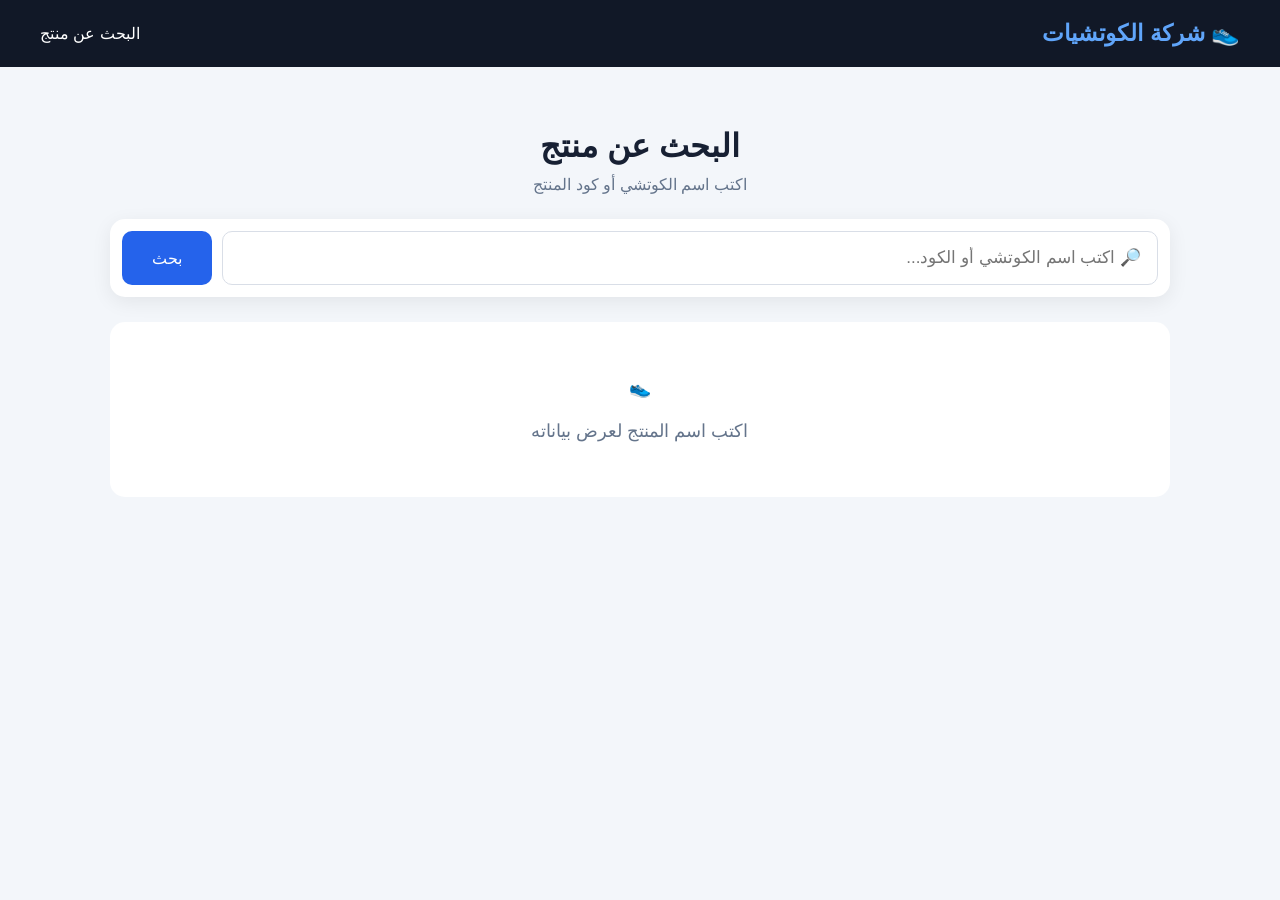
<file: index.html>
<!DOCTYPE html>
<html lang="ar" dir="rtl">

<head>
    <meta charset="UTF-8">
    <meta name="viewport" content="width=device-width, initial-scale=1.0">

    <title>البحث عن منتج - شركة الكوتشيات</title>

    <style>

        * {
            box-sizing: border-box;
            margin: 0;
            padding: 0;
            font-family: Arial, Tahoma, sans-serif;
        }

        body {
            background: #f3f6fa;
            color: #172033;
        }

        header {
            background: #111827;
            color: white;
            padding: 20px 40px;

            display: flex;
            justify-content: space-between;
            align-items: center;
        }

        .logo {
            font-size: 23px;
            font-weight: bold;
        }

        .logo span {
            color: #60a5fa;
        }

        .container {
            max-width: 1100px;
            margin: 40px auto;
            padding: 20px;
        }

        .title {
            text-align: center;
            margin-bottom: 25px;
        }

        .title h1 {
            font-size: 32px;
            margin-bottom: 10px;
        }

        .title p {
            color: #64748b;
        }

        .search-box {
            background: white;
            padding: 12px;
            border-radius: 15px;

            display: flex;
            gap: 10px;

            box-shadow:
                0 5px 20px rgba(0,0,0,0.07);

            margin-bottom: 25px;
        }

        .search-box input {
            flex: 1;

            padding: 16px;

            border:
                1px solid #d9dee7;

            border-radius: 10px;

            font-size: 17px;

            outline: none;
        }

        .search-box input:focus {
            border-color: #2563eb;
        }

        .search-box button {
            background: #2563eb;
            color: white;

            border: none;

            padding: 0 30px;

            border-radius: 10px;

            font-size: 16px;

            cursor: pointer;
        }

        .search-box button:hover {
            background: #1d4ed8;
        }

        .message {
            background: white;

            padding: 55px 20px;

            text-align: center;

            border-radius: 15px;

            color: #64748b;

            font-size: 18px;
        }

        .product {
            display: none;

            background: white;

            border-radius: 20px;

            padding: 25px;

            grid-template-columns:
                320px 1fr;

            gap: 30px;

            box-shadow:
                0 8px 30px
                rgba(0,0,0,0.08);
        }

        .product-image {
            height: 320px;

            background: #eef2f7;

            border-radius: 15px;

            display: flex;

            align-items: center;

            justify-content: center;

            overflow: hidden;
        }

        .product-image img {
            width: 100%;
            height: 100%;

            object-fit: contain;

            display: none;
        }

        .shoe-icon {
            font-size: 100px;
        }

        .product-info h2 {
            font-size: 28px;
            margin-bottom: 18px;
        }

        .info {
            margin: 13px 0;
            font-size: 17px;
        }

        .info span {
            font-weight: bold;
        }

        .price {
            color: #2563eb;

            font-size: 30px;

            font-weight: bold;

            margin: 20px 0;
        }

        .sizes {
            display: flex;
            gap: 8px;

            flex-wrap: wrap;

            margin-top: 10px;
        }

        .size {
            background: #eef2ff;

            color: #1d4ed8;

            padding: 8px 13px;

            border-radius: 8px;
        }

        .status {
            display: inline-block;

            padding: 10px 18px;

            border-radius: 25px;

            font-weight: bold;

            margin-top: 15px;
        }

        .available {
            background: #dcfce7;
            color: #166534;
        }

        .low {
            background: #fef3c7;
            color: #92400e;
        }

        .finished {
            background: #fee2e2;
            color: #991b1b;
        }

        @media(max-width:750px) {

            header {
                padding: 18px;
            }

            .search-box {
                flex-direction: column;
            }

            .search-box button {
                padding: 15px;
            }

            .product {
                grid-template-columns: 1fr;
            }

            .product-image {
                height: 280px;
            }
        }

    </style>

</head>


<body>


<header>

    <div class="logo">

        👟
        <span>شركة الكوتشيات</span>

    </div>

    <div>
        البحث عن منتج
    </div>

</header>



<div class="container">


    <div class="title">

        <h1>
            البحث عن منتج
        </h1>

        <p>
            اكتب اسم الكوتشي أو كود المنتج
        </p>

    </div>



    <!-- البحث -->

    <div class="search-box">

        <input
            type="text"
            id="searchInput"
            placeholder="🔎 اكتب اسم الكوتشي أو الكود..."
            autocomplete="off"
        >

        <button onclick="searchProduct()">

            بحث

        </button>

    </div>



    <!-- رسالة البداية -->

    <div
        class="message"
        id="message">

        👟

        <br><br>

        اكتب اسم المنتج لعرض بياناته

    </div>



    <!-- بيانات المنتج -->

    <div
        class="product"
        id="product">


        <!-- صورة المنتج -->

        <div class="product-image">

            <img
                id="productImage"
                alt="صورة المنتج">

            <div
                class="shoe-icon"
                id="shoeIcon">

                👟

            </div>

        </div>



        <!-- المعلومات -->

        <div class="product-info">


            <h2 id="productName">
                -
            </h2>


            <div class="info">

                الكود:

                <span id="productCode">
                    -
                </span>

            </div>


            <div class="info">

                الماركة:

                <span id="productBrand">
                    -
                </span>

            </div>


            <div class="info">

                النوع:

                <span id="productType">
                    -
                </span>

            </div>


            <div class="info">

                اللون:

                <span id="productColor">
                    -
                </span>

            </div>


            <div class="price">

                <span id="productPrice">
                    0
                </span>

                جنيه

            </div>


            <div class="info">

                المقاسات المتاحة:

                <div
                    class="sizes"
                    id="sizes">

                </div>

            </div>


            <div
                class="status"
                id="productStatus">

                -

            </div>


            <div class="info">

                الكمية:

                <span id="productQuantity">
                    0
                </span>

                قطعة

            </div>


        </div>

    </div>


</div>



<script>


/*
====================================
قراءة المنتجات من التخزين
====================================
*/

function getProducts() {

    return JSON.parse(
        localStorage.getItem("products")
    ) || [];

}



/*
====================================
البحث عن المنتج
====================================
*/

function searchProduct() {


    const input =
        document
        .getElementById("searchInput")
        .value
        .trim()
        .toLowerCase();


    if (input === "") {

        showMessage(
            "🔎<br><br>اكتب اسم المنتج أو الكود أولاً"
        );

        return;

    }


    const products =
        getProducts();


    /*
        البحث بالاسم
        أو الكود
        أو الماركة
    */

    const product =
        products.find(
            function(item) {

                return (

                    String(item.name || "")
                    .toLowerCase()
                    .includes(input)

                    ||

                    String(item.code || "")
                    .toLowerCase()
                    .includes(input)

                    ||

                    String(item.brand || "")
                    .toLowerCase()
                    .includes(input)

                );

            }
        );


    if (!product) {

        showMessage(
            "❌<br><br>المنتج غير موجود في المخزون"
        );

        return;

    }


    showProduct(product);

}



/*
====================================
عرض المنتج
====================================
*/

function showProduct(product) {


    document
        .getElementById("message")
        .style.display = "none";


    document
        .getElementById("product")
        .style.display = "grid";


    /*
        الاسم
    */

    document
        .getElementById("productName")
        .textContent =
        product.name || "-";


    /*
        الكود
    */

    document
        .getElementById("productCode")
        .textContent =
        product.code || "-";


    /*
        الماركة
    */

    document
        .getElementById("productBrand")
        .textContent =
        product.brand || "-";


    /*
        النوع
    */

    document
        .getElementById("productType")
        .textContent =
        product.type || "-";


    /*
        اللون
    */

    document
        .getElementById("productColor")
        .textContent =
        product.color || "-";


    /*
        السعر
    */

    document
        .getElementById("productPrice")
        .textContent =
        Number(
            product.price || 0
        ).toLocaleString();


    /*
        الكمية
    */

    document
        .getElementById("productQuantity")
        .textContent =
        product.quantity || 0;



    /*
        المقاسات
    */

    const sizes =
        document
        .getElementById("sizes");


    sizes.innerHTML = "";


    if (
        product.sizes &&
        product.sizes.length > 0
    ) {


        product.sizes.forEach(
            function(size) {

                const div =
                    document.createElement(
                        "div"
                    );

                div.className =
                    "size";

                div.textContent =
                    size;

                sizes.appendChild(div);

            }
        );


    } else {

        sizes.innerHTML =
            "<span>لا توجد مقاسات مسجلة</span>";

    }



    /*
        حالة المنتج
    */

    const status =
        document
        .getElementById(
            "productStatus"
        );


    const quantity =
        Number(
            product.quantity || 0
        );


    if (quantity === 0) {


        status.className =
            "status finished";


        status.textContent =
            "🔴 المنتج خلصان";


    }

    else if (quantity <= 2) {


        status.className =
            "status low";


        status.textContent =
            "🟡 المنتج قرب يخلص";


    }

    else {


        status.className =
            "status available";


        status.textContent =
            "🟢 المنتج متوفر";

    }



    /*
        صورة المنتج
    */

    const image =
        document
        .getElementById(
            "productImage"
        );


    const icon =
        document
        .getElementById(
            "shoeIcon"
        );


    /*
        حاليًا صفحة الإضافة
        لا تحفظ الصورة،
        لذلك لو مفيش صورة
        يظهر رمز الكوتشي.
    */

    if (product.image) {

        image.src =
            product.image;

        image.style.display =
            "block";

        icon.style.display =
            "none";

    }

    else {

        image.style.display =
            "none";

        icon.style.display =
            "block";

    }

}



/*
====================================
رسالة
====================================
*/

function showMessage(text) {


    document
        .getElementById("product")
        .style.display = "none";


    const message =
        document.getElementById(
            "message"
        );


    message.innerHTML =
        text;


    message.style.display =
        "block";

}



/*
====================================
البحث بالضغط على Enter
====================================
*/

document
    .getElementById("searchInput")
    .addEventListener(
        "keydown",
        function(event) {

            if (
                event.key === "Enter"
            ) {

                searchProduct();

            }

        }
    );



/*
====================================
بحث تلقائي أثناء الكتابة
====================================
*/

document
    .getElementById("searchInput")
    .addEventListener(
        "input",
        function() {


            const value =
                this.value.trim();


            if (value === "") {

                showMessage(
                    "👟<br><br>اكتب اسم المنتج لعرض بياناته"
                );

                return;

            }


            /*
                البحث تلقائي
                بمجرد كتابة اسم المنتج
            */

            searchProduct();

        }
    );

</script>


</body>

</html>
</file>
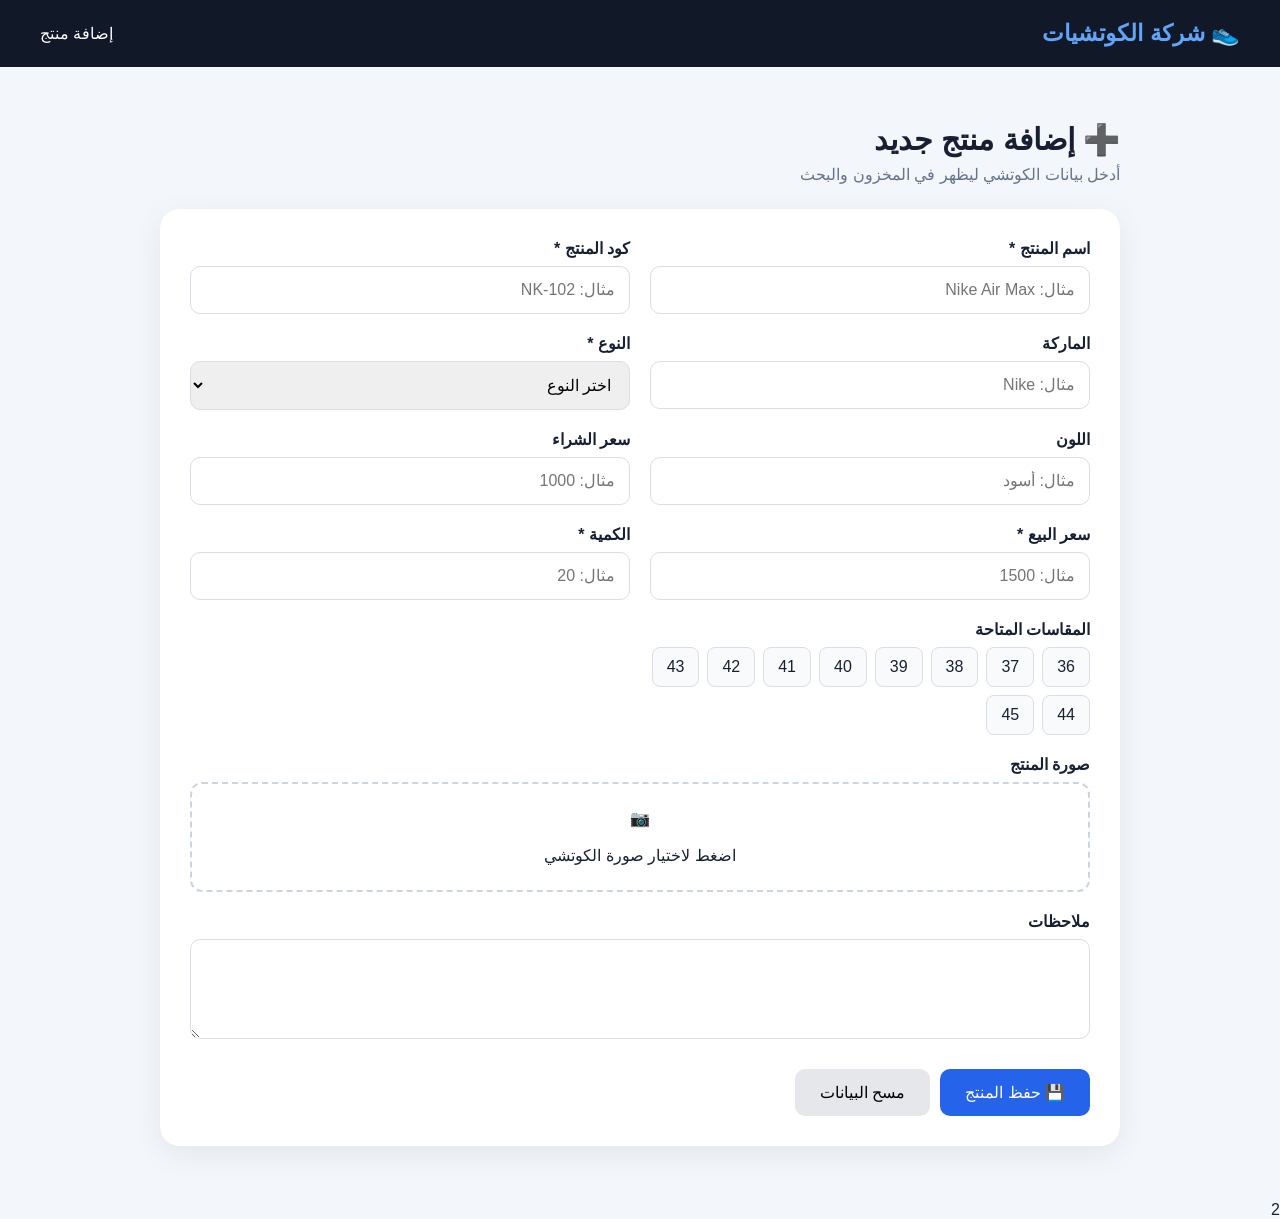
<file: add-product.html.html>
<!DOCTYPE html>
<html lang="ar" dir="rtl">

<head>
    <meta charset="UTF-8">
    <meta name="viewport" content="width=device-width, initial-scale=1.0">

    <title>إضافة منتج - شركة الكوتشيات</title>

    <style>

        * {
            box-sizing: border-box;
            margin: 0;
            padding: 0;
            font-family: Arial, Tahoma, sans-serif;
        }

        body {
            background: #f3f6fa;
            color: #172033;
        }

        header {
            background: #111827;
            color: white;
            padding: 20px 40px;

            display: flex;
            justify-content: space-between;
            align-items: center;
        }

        .logo {
            font-size: 23px;
            font-weight: bold;
        }

        .logo span {
            color: #60a5fa;
        }

        .container {
            max-width: 1000px;
            margin: 35px auto;
            padding: 20px;
        }

        .title {
            margin-bottom: 25px;
        }

        .title h1 {
            font-size: 30px;
            margin-bottom: 8px;
        }

        .title p {
            color: #64748b;
        }

        .card {
            background: white;
            padding: 30px;
            border-radius: 20px;

            box-shadow:
                0 8px 30px rgba(0,0,0,0.07);
        }

        .form-grid {
            display: grid;
            grid-template-columns: repeat(2, 1fr);
            gap: 20px;
        }

        .input-group {
            display: flex;
            flex-direction: column;
            gap: 8px;
        }

        .full {
            grid-column: 1 / -1;
        }

        label {
            font-weight: bold;
        }

        input,
        select,
        textarea {
            width: 100%;
            padding: 14px;

            border: 1px solid #d9dee7;
            border-radius: 10px;

            font-size: 16px;
            outline: none;
        }

        input:focus,
        select:focus,
        textarea:focus {
            border-color: #2563eb;
        }

        textarea {
            resize: vertical;
            min-height: 100px;
        }

        .sizes {
            display: flex;
            gap: 8px;
            flex-wrap: wrap;
        }

        .size {
            padding: 10px 14px;

            border: 1px solid #d9dee7;
            border-radius: 8px;

            cursor: pointer;
            background: #f8fafc;
        }

        .size.active {
            background: #2563eb;
            color: white;
            border-color: #2563eb;
        }

        .image-box {
            border: 2px dashed #cbd5e1;
            padding: 25px;
            border-radius: 12px;
            text-align: center;
            cursor: pointer;
        }

        .image-box:hover {
            background: #f8fafc;
        }

        .image-preview {
            max-width: 250px;
            max-height: 250px;
            margin: 15px auto 0;
            display: none;
            border-radius: 12px;
        }

        .buttons {
            margin-top: 30px;

            display: flex;
            gap: 10px;
        }

        button {
            border: none;
            padding: 14px 25px;
            border-radius: 10px;

            cursor: pointer;
            font-size: 16px;
        }

        .save {
            background: #2563eb;
            color: white;
        }

        .save:hover {
            background: #1d4ed8;
        }

        .reset {
            background: #e5e7eb;
        }

        .success {
            display: none;

            margin-bottom: 20px;
            padding: 15px;

            background: #dcfce7;
            color: #166534;

            border-radius: 10px;
            font-weight: bold;
        }

        .error {
            display: none;

            margin-bottom: 20px;
            padding: 15px;

            background: #fee2e2;
            color: #991b1b;

            border-radius: 10px;
            font-weight: bold;
        }

        @media(max-width:700px) {

            header {
                padding: 18px;
            }

            .form-grid {
                grid-template-columns: 1fr;
            }

            .full {
                grid-column: auto;
            }

            .buttons {
                flex-direction: column;
            }

        }

    </style>

</head>


<body>


<header>

    <div class="logo">

        👟
        <span>شركة الكوتشيات</span>

    </div>

    <div>
        إضافة منتج
    </div>

</header>



<div class="container">


    <div class="title">

        <h1>
            ➕ إضافة منتج جديد
        </h1>

        <p>
            أدخل بيانات الكوتشي ليظهر في المخزون والبحث
        </p>

    </div>


    <div class="card">


        <div
            class="success"
            id="success">

            ✅ تم إضافة المنتج بنجاح

        </div>


        <div
            class="error"
            id="error">

            ⚠️ من فضلك أكمل البيانات المطلوبة

        </div>


        <form id="productForm">


            <div class="form-grid">


                <!-- اسم المنتج -->

                <div class="input-group">

                    <label>
                        اسم المنتج *
                    </label>

                    <input
                        type="text"
                        id="name"
                        placeholder="مثال: Nike Air Max"
                        required
                    >

                </div>


                <!-- الكود -->

                <div class="input-group">

                    <label>
                        كود المنتج *
                    </label>

                    <input
                        type="text"
                        id="code"
                        placeholder="مثال: NK-102"
                        required
                    >

                </div>


                <!-- الماركة -->

                <div class="input-group">

                    <label>
                        الماركة
                    </label>

                    <input
                        type="text"
                        id="brand"
                        placeholder="مثال: Nike"
                    >

                </div>


                <!-- النوع -->

                <div class="input-group">

                    <label>
                        النوع *
                    </label>

                    <select id="type" required>

                        <option value="">
                            اختر النوع
                        </option>

                        <option value="رياضي">
                            رياضي
                        </option>

                        <option value="جري">
                            جري
                        </option>

                        <option value="كاجوال">
                            كاجوال
                        </option>

                        <option value="كرة قدم">
                            كرة قدم
                        </option>

                        <option value="أطفال">
                            أطفال
                        </option>

                        <option value="آخر">
                            آخر
                        </option>

                    </select>

                </div>


                <!-- اللون -->

                <div class="input-group">

                    <label>
                        اللون
                    </label>

                    <input
                        type="text"
                        id="color"
                        placeholder="مثال: أسود"
                    >

                </div>


                <!-- سعر الشراء -->

                <div class="input-group">

                    <label>
                        سعر الشراء
                    </label>

                    <input
                        type="number"
                        id="buyPrice"
                        min="0"
                        placeholder="مثال: 1000"
                    >

                </div>


                <!-- سعر البيع -->

                <div class="input-group">

                    <label>
                        سعر البيع *
                    </label>

                    <input
                        type="number"
                        id="price"
                        min="0"
                        placeholder="مثال: 1500"
                        required
                    >

                </div>


                <!-- الكمية -->

                <div class="input-group">

                    <label>
                        الكمية *
                    </label>

                    <input
                        type="number"
                        id="quantity"
                        min="0"
                        placeholder="مثال: 20"
                        required
                    >

                </div>


                <!-- المقاسات -->

                <div class="input-group">

                    <label>
                        المقاسات المتاحة
                    </label>

                    <div class="sizes">


                        <div class="size"
                             data-size="36">
                            36
                        </div>

                        <div class="size"
                             data-size="37">
                            37
                        </div>

                        <div class="size"
                             data-size="38">
                            38
                        </div>

                        <div class="size"
                             data-size="39">
                            39
                        </div>

                        <div class="size"
                             data-size="40">
                            40
                        </div>

                        <div class="size"
                             data-size="41">
                            41
                        </div>

                        <div class="size"
                             data-size="42">
                            42
                        </div>

                        <div class="size"
                             data-size="43">
                            43
                        </div>

                        <div class="size"
                             data-size="44">
                            44
                        </div>

                        <div class="size"
                             data-size="45">
                            45
                        </div>


                    </div>

                </div>


                <!-- صورة المنتج -->

                <div class="input-group full">

                    <label>
                        صورة المنتج
                    </label>

                    <div
                        class="image-box"
                        onclick="document.getElementById('image').click()">

                        📷
                        <br><br>

                        اضغط لاختيار صورة الكوتشي

                        <input
                            type="file"
                            id="image"
                            accept="image/*"
                            hidden
                        >

                        <img
                            id="preview"
                            class="image-preview"
                        >

                    </div>

                </div>


                <!-- ملاحظات -->

                <div class="input-group full">

                    <label>
                        ملاحظات
                    </label>

                    <textarea
                        id="notes"
                        placeholder="أي ملاحظات عن المنتج...">
                    </textarea>

                </div>


            </div>


            <div class="buttons">

                <button
                    type="submit"
                    class="save">

                    💾 حفظ المنتج

                </button>


                <button
                    type="reset"
                    class="reset">

                    مسح البيانات

                </button>

            </div>


        </form>


    </div>


</div>



<script>


/*
========================================
اختيار المقاسات
========================================
*/

document
    .querySelectorAll(".size")
    .forEach(function(size) {

        size.addEventListener(
            "click",
            function() {

                size.classList.toggle("active");

            }
        );

    });



/*
========================================
صورة المنتج
========================================
*/

let imageData = "";


document
    .getElementById("image")
    .addEventListener(
        "change",
        function(event) {

            const file =
                event.target.files[0];


            if (!file) {
                return;
            }


            const reader =
                new FileReader();


            reader.onload =
                function(e) {

                    imageData =
                        e.target.result;


                    const preview =
                        document
                        .getElementById(
                            "preview"
                        );


                    preview.src =
                        imageData;


                    preview.style.display =
                        "block";

                };


            reader.readAsDataURL(file);

        }
    );



/*
========================================
حفظ المنتج
========================================
*/

document
    .getElementById("productForm")
    .addEventListener(
        "submit",
        function(event) {

            event.preventDefault();


            const name =
                document
                .getElementById("name")
                .value
                .trim();


            const code =
                document
                .getElementById("code")
                .value
                .trim();


            const brand =
                document
                .getElementById("brand")
                .value
                .trim();


            const type =
                document
                .getElementById("type")
                .value;


            const color =
                document
                .getElementById("color")
                .value
                .trim();


            const buyPrice =
                Number(
                    document
                    .getElementById("buyPrice")
                    .value
                ) || 0;


            const price =
                Number(
                    document
                    .getElementById("price")
                    .value
                );


            const quantity =
                Number(
                    document
                    .getElementById("quantity")
                    .value
                );


            const notes =
                document
                .getElementById("notes")
                .value
                .trim();



            /*
                التأكد أن الكود
                غير مستخدم
            */

            let products =
                JSON.parse(
                    localStorage.getItem(
                        "products"
                    )
                ) || [];


            const duplicate =
                products.some(
                    function(product) {

                        return (
                            product.code
                            .toLowerCase()
                            ===
                            code.toLowerCase()
                        );

                    }
                );


            if (duplicate) {

                showError(
                    "⚠️ كود المنتج موجود بالفعل"
                );

                return;

            }



            /*
                المقاسات
            */

            const sizes = [];


            document
                .querySelectorAll(
                    ".size.active"
                )
                .forEach(
                    function(size) {

                        sizes.push(
                            size.dataset.size
                        );

                    }
                );



            /*
                إنشاء المنتج
            */

            const product = {

                id:
                    Date.now(),

                name:
                    name,

                code:
                    code,

                brand:
                    brand,

                type:
                    type,

                color:
                    color,

                buyPrice:
                    buyPrice,

                price:
                    price,

                quantity:
                    quantity,

                sizes:
                    sizes,

                image:
                    imageData,

                notes:
                    notes,

                createdAt:
                    new Date()
                    .toISOString()

            };



            /*
                إضافة المنتج
            */

            products.push(product);



            /*
                حفظ المنتجات
            */

            localStorage.setItem(
                "products",
                JSON.stringify(products)
            );



            /*
                رسالة نجاح
            */

            document
                .getElementById("error")
                .style.display =
                "none";


            document
                .getElementById("success")
                .style.display =
                "block";



            /*
                تفريغ الفورم
            */

            document
                .getElementById("productForm")
                .reset();


            document
                .querySelectorAll(".size")
                .forEach(function(size) {

                    size.classList.remove(
                        "active"
                    );

                });


            document
                .getElementById("preview")
                .style.display =
                "none";


            imageData = "";


            /*
                إخفاء رسالة النجاح
                بعد 3 ثواني
            */

            setTimeout(
                function() {

                    document
                        .getElementById("success")
                        .style.display =
                        "none";

                },
                3000
            );

        }
    );



/*
========================================
رسالة الخطأ
========================================
*/

function showError(message) {

    const error =
        document
        .getElementById("error");


    error.textContent =
        message;


    error.style.display =
        "block";


    document
        .getElementById("success")
        .style.display =
        "none";

}

</script>


</body>

</html>2
</file>
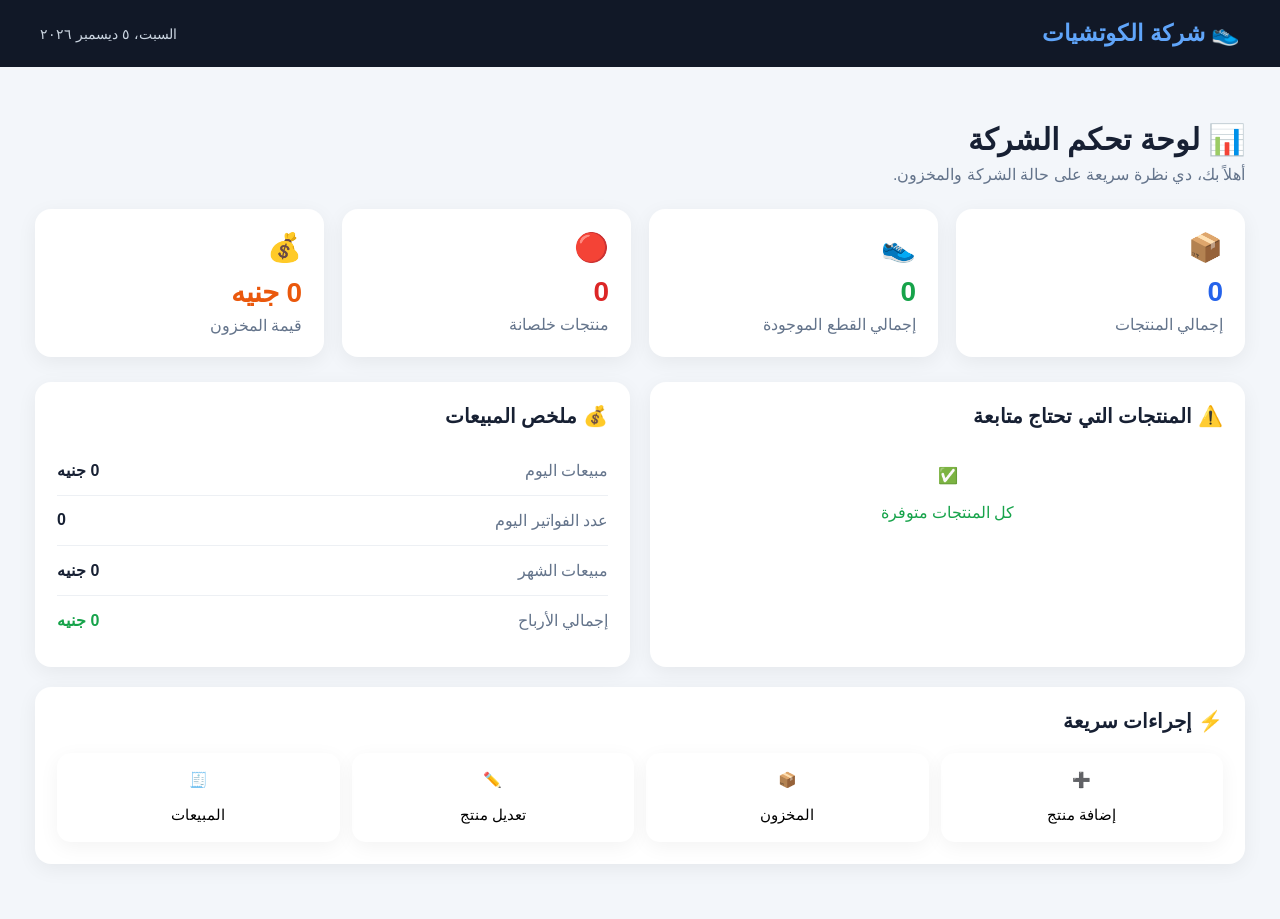
<file: dashboard.html>
<!DOCTYPE html>
<html lang="ar" dir="rtl">

<head>

    <meta charset="UTF-8">

    <meta name="viewport"
          content="width=device-width, initial-scale=1.0">

    <title>
        لوحة تحكم الشركة
    </title>


    <style>

        * {
            box-sizing: border-box;
            margin: 0;
            padding: 0;

            font-family:
                Arial,
                Tahoma,
                sans-serif;
        }


        body {

            background: #f3f6fa;

            color: #172033;

        }


        /* =========================
           الهيدر
        ========================= */

        header {

            background: #111827;

            color: white;

            padding: 20px 40px;

            display: flex;

            justify-content:
                space-between;

            align-items: center;

        }


        .logo {

            font-size: 23px;

            font-weight: bold;

        }


        .logo span {

            color: #60a5fa;

        }


        .date {

            color: #cbd5e1;

            font-size: 14px;

        }


        /* =========================
           الصفحة
        ========================= */

        .container {

            max-width: 1250px;

            margin: 35px auto;

            padding: 20px;

        }


        .title {

            margin-bottom: 25px;

        }


        .title h1 {

            font-size: 30px;

            margin-bottom: 8px;

        }


        .title p {

            color: #64748b;

        }


        /* =========================
           الكروت
        ========================= */

        .stats {

            display: grid;

            grid-template-columns:
                repeat(4, 1fr);

            gap: 18px;

            margin-bottom: 25px;

        }


        .stat {

            background: white;

            border-radius: 16px;

            padding: 22px;

            box-shadow:
                0 5px 20px
                rgba(0,0,0,0.06);

        }


        .stat-icon {

            font-size: 28px;

            margin-bottom: 12px;

        }


        .stat-number {

            font-size: 28px;

            font-weight: bold;

            margin-bottom: 7px;

        }


        .stat-title {

            color: #64748b;

        }


        .blue {

            color: #2563eb;

        }


        .green {

            color: #16a34a;

        }


        .red {

            color: #dc2626;

        }


        .orange {

            color: #ea580c;

        }


        /* =========================
           الأقسام
        ========================= */

        .grid {

            display: grid;

            grid-template-columns:
                1fr 1fr;

            gap: 20px;

        }


        .panel {

            background: white;

            border-radius: 16px;

            padding: 22px;

            box-shadow:
                0 5px 20px
                rgba(0,0,0,0.06);

        }


        .panel h2 {

            font-size: 20px;

            margin-bottom: 18px;

        }


        /* =========================
           المنتجات النافدة
        ========================= */

        .product-row {

            display: flex;

            justify-content:
                space-between;

            align-items: center;

            padding: 14px 0;

            border-bottom:
                1px solid #edf0f4;

        }


        .product-name {

            font-weight: bold;

        }


        .product-code {

            color: #64748b;

            font-size: 13px;

            margin-top: 4px;

        }


        .quantity {

            padding: 7px 11px;

            border-radius: 20px;

            font-size: 13px;

            font-weight: bold;

        }


        .quantity.zero {

            background: #fee2e2;

            color: #991b1b;

        }


        .quantity.low {

            background: #fef3c7;

            color: #92400e;

        }


        /* =========================
           المبيعات
        ========================= */

        .sales-box {

            display: flex;

            justify-content:
                space-between;

            padding: 15px 0;

            border-bottom:
                1px solid #edf0f4;

        }


        .sales-box:last-child {

            border-bottom: none;

        }


        .sales-label {

            color: #64748b;

        }


        .sales-value {

            font-weight: bold;

        }


        /* =========================
           الإجراءات
        ========================= */

        .actions {

            margin-top: 20px;

            display: grid;

            grid-template-columns:
                repeat(4, 1fr);

            gap: 12px;

        }


        .action {

            background: white;

            border: none;

            padding: 18px;

            border-radius: 14px;

            cursor: pointer;

            box-shadow:
                0 5px 20px
                rgba(0,0,0,0.05);

            font-size: 15px;

        }


        .action:hover {

            background: #eff6ff;

        }


        /* =========================
           موبايل
        ========================= */

        @media(max-width:850px) {

            .stats {

                grid-template-columns:
                    repeat(2, 1fr);

            }


            .grid {

                grid-template-columns: 1fr;

            }


            .actions {

                grid-template-columns:
                    repeat(2, 1fr);

            }

        }


        @media(max-width:550px) {

            header {

                padding: 18px;

            }


            .stats {

                grid-template-columns: 1fr;

            }


            .actions {

                grid-template-columns: 1fr;

            }

        }

    </style>

</head>


<body>


<!-- =========================
     HEADER
========================= -->

<header>


    <div class="logo">

        👟

        <span>
            شركة الكوتشيات
        </span>

    </div>


    <div class="date"
         id="date">

    </div>


</header>



<div class="container">


    <!-- =========================
         العنوان
    ========================= -->

    <div class="title">

        <h1>
            📊 لوحة تحكم الشركة
        </h1>

        <p>
            أهلاً بك، دي نظرة سريعة على حالة الشركة والمخزون.
        </p>

    </div>



    <!-- =========================
         الإحصائيات
    ========================= -->

    <div class="stats">


        <div class="stat">

            <div class="stat-icon">
                📦
            </div>

            <div
                class="stat-number blue"
                id="totalProducts">

                0

            </div>

            <div class="stat-title">

                إجمالي المنتجات

            </div>

        </div>



        <div class="stat">

            <div class="stat-icon">
                👟
            </div>

            <div
                class="stat-number green"
                id="totalQuantity">

                0

            </div>

            <div class="stat-title">

                إجمالي القطع الموجودة

            </div>

        </div>



        <div class="stat">

            <div class="stat-icon">
                🔴
            </div>

            <div
                class="stat-number red"
                id="finishedProducts">

                0

            </div>

            <div class="stat-title">

                منتجات خلصانة

            </div>

        </div>



        <div class="stat">

            <div class="stat-icon">
                💰
            </div>

            <div
                class="stat-number orange"
                id="inventoryValue">

                0

            </div>

            <div class="stat-title">

                قيمة المخزون

            </div>

        </div>


    </div>



    <!-- =========================
         الأقسام
    ========================= -->

    <div class="grid">


        <!-- المنتجات النافدة -->

        <div class="panel">

            <h2>
                ⚠️ المنتجات التي تحتاج متابعة
            </h2>

            <div id="lowProducts">

            </div>

        </div>



        <!-- ملخص المبيعات -->

        <div class="panel">

            <h2>
                💰 ملخص المبيعات
            </h2>


            <div class="sales-box">

                <span class="sales-label">
                    مبيعات اليوم
                </span>

                <span
                    class="sales-value"
                    id="todaySales">

                    0 جنيه

                </span>

            </div>


            <div class="sales-box">

                <span class="sales-label">
                    عدد الفواتير اليوم
                </span>

                <span
                    class="sales-value"
                    id="todayInvoices">

                    0

                </span>

            </div>


            <div class="sales-box">

                <span class="sales-label">
                    مبيعات الشهر
                </span>

                <span
                    class="sales-value"
                    id="monthSales">

                    0 جنيه

                </span>

            </div>


            <div class="sales-box">

                <span class="sales-label">
                    إجمالي الأرباح
                </span>

                <span
                    class="sales-value green"
                    id="profits">

                    0 جنيه

                </span>

            </div>


        </div>


    </div>



    <!-- =========================
         الإجراءات السريعة
    ========================= -->

    <div class="panel"
         style="margin-top:20px;">

        <h2>
            ⚡ إجراءات سريعة
        </h2>


        <div class="actions">


            <button
                class="action"
                onclick="openPage('add-product.html')">

                ➕
                <br><br>

                إضافة منتج

            </button>


            <button
                class="action"
                onclick="openPage('products.html')">

                📦
                <br><br>

                المخزون

            </button>


            <button
                class="action"
                onclick="openPage('edit-product.html')">

                ✏️
                <br><br>

                تعديل منتج

            </button>


            <button
                class="action"
                onclick="alert('صفحة المبيعات سيتم عملها في الخطوة القادمة')">

                🧾
                <br><br>

                المبيعات

            </button>


        </div>

    </div>


</div>



<script>


/* =========================
   التاريخ
========================= */

const today =
    new Date();


document
    .getElementById("date")
    .textContent =
    today.toLocaleDateString(
        "ar-EG",
        {
            weekday: "long",
            year: "numeric",
            month: "long",
            day: "numeric"
        }
    );



/* =========================
   قراءة المنتجات
========================= */

let products =
    JSON.parse(
        localStorage.getItem(
            "products"
        )
    ) || [];



/* =========================
   الإحصائيات
========================= */

function updateDashboard() {


    const totalProducts =
        products.length;


    const totalQuantity =
        products.reduce(
            function(total, product) {

                return total +
                    Number(
                        product.quantity
                    );

            },
            0
        );


    const finished =
        products.filter(
            function(product) {

                return (
                    Number(
                        product.quantity
                    ) === 0
                );

            }
        ).length;


    const inventoryValue =
        products.reduce(
            function(total, product) {

                return total +

                    (
                        Number(
                            product.price
                        )

                        *

                        Number(
                            product.quantity
                        )
                    );

            },
            0
        );



    document
        .getElementById(
            "totalProducts"
        )
        .textContent =
        totalProducts;



    document
        .getElementById(
            "totalQuantity"
        )
        .textContent =
        totalQuantity;



    document
        .getElementById(
            "finishedProducts"
        )
        .textContent =
        finished;



    document
        .getElementById(
            "inventoryValue"
        )
        .textContent =
        inventoryValue
        .toLocaleString()
        +
        " جنيه";


}



/* =========================
   المنتجات التي تحتاج متابعة
========================= */

function showLowProducts() {


    const container =
        document.getElementById(
            "lowProducts"
        );


    const lowProducts =
        products.filter(
            function(product) {

                return (
                    Number(
                        product.quantity
                    ) <= 2
                );

            }
        );


    if (
        lowProducts.length === 0
    ) {

        container.innerHTML = `

            <div
                style="
                padding:20px;
                color:#16a34a;
                text-align:center;
                ">

                ✅

                <br><br>

                كل المنتجات متوفرة

            </div>

        `;

        return;

    }


    container.innerHTML = "";


    lowProducts.forEach(
        function(product) {


            const row =
                document.createElement(
                    "div"
                );


            row.className =
                "product-row";


            let quantityText =
                "";


            let quantityClass =
                "";


            if (
                Number(
                    product.quantity
                ) === 0
            ) {

                quantityText =
                    "🔴 خلصان";

                quantityClass =
                    "zero";

            }

            else {

                quantityText =
                    "🟡 باقي "
                    +
                    product.quantity;

                quantityClass =
                    "low";

            }


            row.innerHTML = `

                <div>

                    <div
                        class="product-name">

                        ${product.name}

                    </div>

                    <div
                        class="product-code">

                        ${product.code}

                    </div>

                </div>


                <div
                    class="quantity
                    ${quantityClass}">

                    ${quantityText}

                </div>

            `;


            container.appendChild(row);

        }
    );

}



/* =========================
   المبيعات
========================= */

/*

حالياً مفيش صفحة مبيعات،
لذلك القيم دي مؤقتة.

بعد ما نعمل صفحة
الفواتير والمبيعات
هتتحسب تلقائياً.

*/

document
    .getElementById(
        "todaySales"
    )
    .textContent =
    "0 جنيه";


document
    .getElementById(
        "todayInvoices"
    )
    .textContent =
    "0";


document
    .getElementById(
        "monthSales"
    )
    .textContent =
    "0 جنيه";


document
    .getElementById(
        "profits"
    )
    .textContent =
    "0 جنيه";



/* =========================
   فتح الصفحات
========================= */

function openPage(page) {

    window.location.href =
        page;

}



/* =========================
   تشغيل الصفحة
========================= */

updateDashboard();

showLowProducts();


</script>


</body>

</html>
</file>
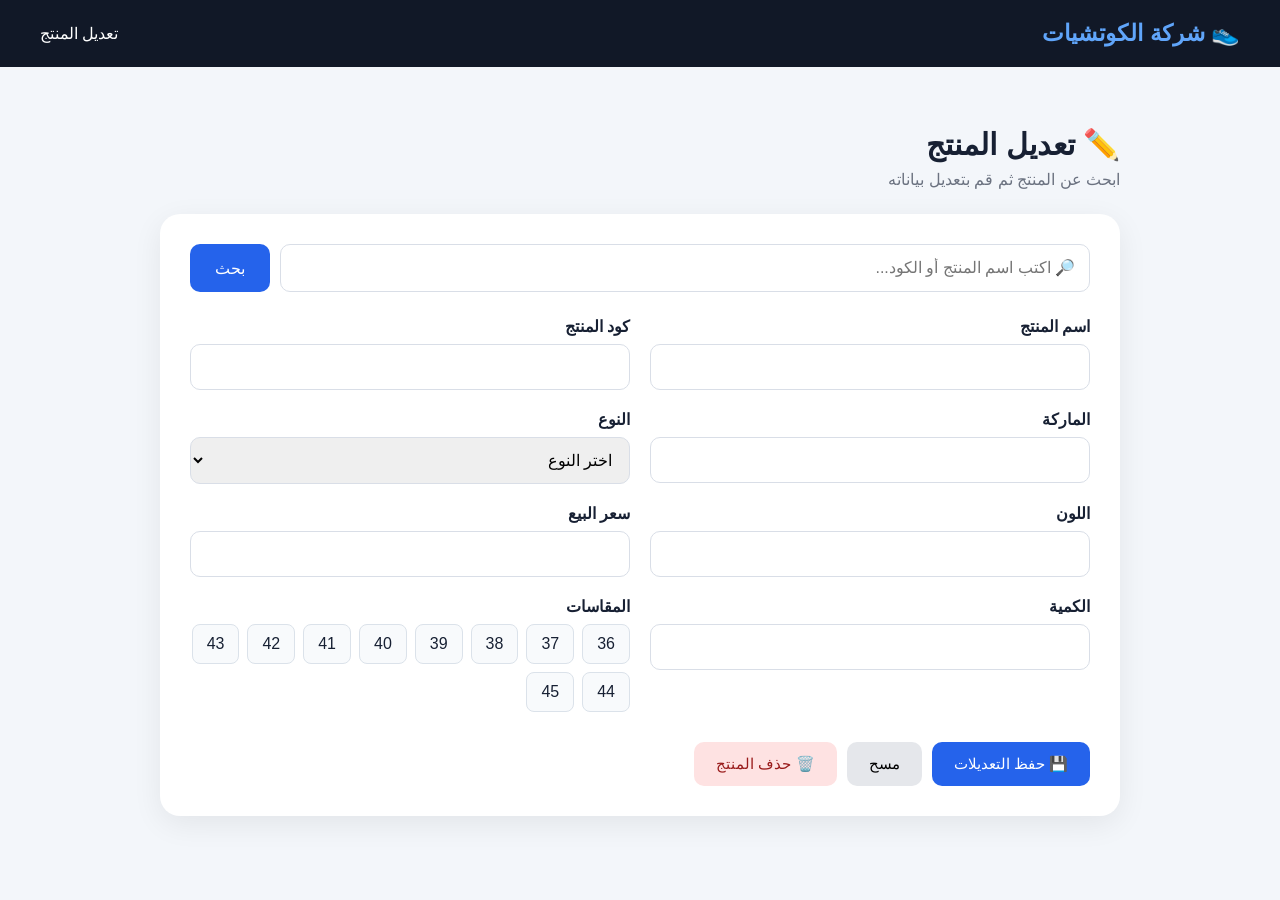
<file: edit-product.html>
<!DOCTYPE html>
<html lang="ar" dir="rtl">

<head>
    <meta charset="UTF-8">
    <meta name="viewport" content="width=device-width, initial-scale=1.0">

    <title>تعديل المنتج - شركة الكوتشيات</title>

    <style>

        * {
            box-sizing: border-box;
            margin: 0;
            padding: 0;
            font-family: Arial, Tahoma, sans-serif;
        }

        body {
            background: #f3f6fa;
            color: #172033;
        }

        header {
            background: #111827;
            color: white;
            padding: 20px 40px;

            display: flex;
            justify-content: space-between;
            align-items: center;
        }

        .logo {
            font-size: 23px;
            font-weight: bold;
        }

        .logo span {
            color: #60a5fa;
        }

        .container {
            max-width: 1000px;
            margin: 40px auto;
            padding: 20px;
        }

        .title {
            margin-bottom: 25px;
        }

        .title h1 {
            font-size: 30px;
            margin-bottom: 8px;
        }

        .title p {
            color: #6b7280;
        }

        .form-card {
            background: white;
            border-radius: 20px;
            padding: 30px;

            box-shadow:
                0 8px 30px rgba(0,0,0,0.07);
        }

        .search {
            display: flex;
            gap: 10px;
            margin-bottom: 25px;
        }

        .search input {
            flex: 1;
            padding: 14px;

            border: 1px solid #d9dee7;
            border-radius: 10px;

            font-size: 16px;
            outline: none;
        }

        .search button {
            background: #2563eb;
            color: white;
            border: none;

            padding: 0 25px;
            border-radius: 10px;

            cursor: pointer;
            font-size: 16px;
        }

        .form-grid {
            display: grid;

            grid-template-columns:
                repeat(2, 1fr);

            gap: 20px;
        }

        .input-group {
            display: flex;
            flex-direction: column;
            gap: 8px;
        }

        .full {
            grid-column: 1 / -1;
        }

        label {
            font-weight: bold;
        }

        input,
        select {
            padding: 13px;

            border:
                1px solid #d9dee7;

            border-radius: 10px;

            font-size: 16px;

            outline: none;
        }

        input:focus,
        select:focus {
            border-color: #2563eb;
        }

        .sizes {
            display: flex;
            gap: 8px;
            flex-wrap: wrap;
        }

        .size {
            padding: 10px 14px;

            border: 1px solid #dbe2ea;

            border-radius: 8px;

            cursor: pointer;

            background: #f8fafc;
        }

        .size.active {
            background: #2563eb;
            color: white;
            border-color: #2563eb;
        }

        .buttons {
            margin-top: 30px;

            display: flex;
            gap: 10px;
        }

        button {
            border: none;

            padding: 13px 22px;

            border-radius: 10px;

            cursor: pointer;

            font-size: 15px;
        }

        .save {
            background: #2563eb;
            color: white;
        }

        .cancel {
            background: #e5e7eb;
        }

        .delete {
            background: #fee2e2;
            color: #991b1b;
        }

        .message {
            display: none;

            margin-bottom: 20px;

            padding: 15px;

            border-radius: 10px;

            background: #dcfce7;
            color: #166534;

            font-weight: bold;
        }

        .not-found {
            display: none;

            margin-bottom: 20px;

            padding: 15px;

            border-radius: 10px;

            background: #fee2e2;
            color: #991b1b;

            font-weight: bold;
        }

        @media(max-width:700px) {

            .form-grid {
                grid-template-columns: 1fr;
            }

            .full {
                grid-column: auto;
            }

            .search {
                flex-direction: column;
            }

            .search button {
                padding: 13px;
            }

            header {
                padding: 18px;
            }
        }

    </style>

</head>

<body>


<header>

    <div class="logo">

        👟 <span>شركة الكوتشيات</span>

    </div>

    <div>
        تعديل المنتج
    </div>

</header>


<div class="container">


    <div class="title">

        <h1>✏️ تعديل المنتج</h1>

        <p>
            ابحث عن المنتج ثم قم بتعديل بياناته
        </p>

    </div>


    <div class="form-card">


        <!-- البحث عن المنتج -->

        <div class="search">

            <input
                type="text"
                id="searchInput"
                placeholder="🔎 اكتب اسم المنتج أو الكود..."
            >

            <button onclick="findProduct()">
                بحث
            </button>

        </div>


        <div
            class="message"
            id="success">
            ✅ تم تعديل المنتج بنجاح
        </div>


        <div
            class="not-found"
            id="notFound">
            ❌ المنتج غير موجود
        </div>


        <!-- الفورم -->

        <form id="editForm">


            <div class="form-grid">


                <div class="input-group">

                    <label>
                        اسم المنتج
                    </label>

                    <input
                        type="text"
                        id="name"
                        required
                    >

                </div>


                <div class="input-group">

                    <label>
                        كود المنتج
                    </label>

                    <input
                        type="text"
                        id="code"
                        required
                    >

                </div>


                <div class="input-group">

                    <label>
                        الماركة
                    </label>

                    <input
                        type="text"
                        id="brand"
                    >

                </div>


                <div class="input-group">

                    <label>
                        النوع
                    </label>

                    <select id="type">

                        <option value="">
                            اختر النوع
                        </option>

                        <option value="رياضي">
                            رياضي
                        </option>

                        <option value="جري">
                            جري
                        </option>

                        <option value="كاجوال">
                            كاجوال
                        </option>

                        <option value="كرة قدم">
                            كرة قدم
                        </option>

                        <option value="أطفال">
                            أطفال
                        </option>

                        <option value="آخر">
                            آخر
                        </option>

                    </select>

                </div>


                <div class="input-group">

                    <label>
                        اللون
                    </label>

                    <input
                        type="text"
                        id="color"
                    >

                </div>


                <div class="input-group">

                    <label>
                        سعر البيع
                    </label>

                    <input
                        type="number"
                        id="price"
                        min="0"
                        required
                    >

                </div>


                <div class="input-group">

                    <label>
                        الكمية
                    </label>

                    <input
                        type="number"
                        id="quantity"
                        min="0"
                        required
                    >

                </div>


                <div class="input-group">

                    <label>
                        المقاسات
                    </label>

                    <div class="sizes">

                        <div class="size"
                             data-size="36">
                            36
                        </div>

                        <div class="size"
                             data-size="37">
                            37
                        </div>

                        <div class="size"
                             data-size="38">
                            38
                        </div>

                        <div class="size"
                             data-size="39">
                            39
                        </div>

                        <div class="size"
                             data-size="40">
                            40
                        </div>

                        <div class="size"
                             data-size="41">
                            41
                        </div>

                        <div class="size"
                             data-size="42">
                            42
                        </div>

                        <div class="size"
                             data-size="43">
                            43
                        </div>

                        <div class="size"
                             data-size="44">
                            44
                        </div>

                        <div class="size"
                             data-size="45">
                            45
                        </div>

                    </div>

                </div>


            </div>


            <div class="buttons">

                <button
                    type="submit"
                    class="save">

                    💾 حفظ التعديلات

                </button>

                <button
                    type="button"
                    class="cancel"
                    onclick="clearForm()">

                    مسح

                </button>

                <button
                    type="button"
                    class="delete"
                    onclick="deleteCurrentProduct()">

                    🗑️ حذف المنتج

                </button>

            </div>


        </form>

    </div>

</div>


<script>

let products =
    JSON.parse(
        localStorage.getItem("products")
    ) || [];


let currentProductId = null;


/*
    المقاسات
*/

document
    .querySelectorAll(".size")
    .forEach(function(size) {

        size.addEventListener(
            "click",
            function() {

                size.classList.toggle("active");

            }
        );

    });


/*
    البحث عن المنتج
*/

function findProduct() {

    const text =
        document
        .getElementById("searchInput")
        .value
        .trim()
        .toLowerCase();


    if (!text) {

        alert(
            "اكتب اسم المنتج أو الكود"
        );

        return;

    }


    const product =
        products.find(function(item) {

            return (

                item.name
                .toLowerCase()
                .includes(text)

                ||

                item.code
                .toLowerCase()
                .includes(text)

            );

        });


    if (!product) {

        document
            .getElementById("notFound")
            .style.display = "block";

        document
            .getElementById("success")
            .style.display = "none";

        return;

    }


    document
        .getElementById("notFound")
        .style.display = "none";


    currentProductId =
        product.id;


    /*
        تعبئة البيانات
    */

    document
        .getElementById("name")
        .value =
        product.name || "";


    document
        .getElementById("code")
        .value =
        product.code || "";


    document
        .getElementById("brand")
        .value =
        product.brand || "";


    document
        .getElementById("type")
        .value =
        product.type || "";


    document
        .getElementById("color")
        .value =
        product.color || "";


    document
        .getElementById("price")
        .value =
        product.price || 0;


    document
        .getElementById("quantity")
        .value =
        product.quantity || 0;


    /*
        المقاسات
    */

    document
        .querySelectorAll(".size")
        .forEach(function(size) {

            size.classList.remove(
                "active"
            );

        });


    if (product.sizes) {

        product.sizes.forEach(
            function(savedSize) {

                document
                    .querySelectorAll(".size")
                    .forEach(
                        function(size) {

                            if (
                                size.dataset.size
                                ==
                                savedSize
                            ) {

                                size.classList.add(
                                    "active"
                                );

                            }

                        }
                    );

            }
        );

    }

}


/*
    حفظ التعديل
*/

document
    .getElementById("editForm")
    .addEventListener(
        "submit",
        function(event) {

            event.preventDefault();


            if (
                currentProductId === null
            ) {

                alert(
                    "ابحث عن المنتج أولاً"
                );

                return;

            }


            const selectedSizes = [];


            document
                .querySelectorAll(
                    ".size.active"
                )
                .forEach(function(size) {

                    selectedSizes.push(
                        size.dataset.size
                    );

                });


            products =
                products.map(
                    function(product) {

                        if (
                            product.id
                            ==
                            currentProductId
                        ) {

                            return {

                                id:
                                    product.id,

                                name:
                                    document
                                    .getElementById(
                                        "name"
                                    )
                                    .value,

                                code:
                                    document
                                    .getElementById(
                                        "code"
                                    )
                                    .value,

                                brand:
                                    document
                                    .getElementById(
                                        "brand"
                                    )
                                    .value,

                                type:
                                    document
                                    .getElementById(
                                        "type"
                                    )
                                    .value,

                                color:
                                    document
                                    .getElementById(
                                        "color"
                                    )
                                    .value,

                                price:
                                    document
                                    .getElementById(
                                        "price"
                                    )
                                    .value,

                                quantity:
                                    document
                                    .getElementById(
                                        "quantity"
                                    )
                                    .value,

                                sizes:
                                    selectedSizes

                            };

                        }


                        return product;

                    }
                );


            /*
                حفظ البيانات
            */

            localStorage.setItem(
                "products",
                JSON.stringify(products)
            );


            document
                .getElementById("success")
                .style.display = "block";


            setTimeout(
                function() {

                    document
                        .getElementById("success")
                        .style.display =
                        "none";

                },
                3000
            );

        }
    );


/*
    حذف المنتج الحالي
*/

function deleteCurrentProduct() {

    if (
        currentProductId === null
    ) {

        alert(
            "ابحث عن المنتج أولاً"
        );

        return;

    }


    const confirmDelete =
        confirm(
            "هل أنت متأكد من حذف المنتج؟"
        );


    if (!confirmDelete) {
        return;
    }


    products =
        products.filter(
            function(product) {

                return (
                    product.id
                    !=
                    currentProductId
                );

            }
        );


    localStorage.setItem(
        "products",
        JSON.stringify(products)
    );


    clearForm();


    alert(
        "تم حذف المنتج بنجاح"
    );

}


/*
    مسح الفورم
*/

function clearForm() {

    document
        .getElementById("editForm")
        .reset();


    document
        .getElementById("searchInput")
        .value = "";


    document
        .querySelectorAll(".size")
        .forEach(function(size) {

            size.classList.remove(
                "active"
            );

        });


    currentProductId = null;


    document
        .getElementById("notFound")
        .style.display = "none";

}

</script>

</body>

</html>
</file>
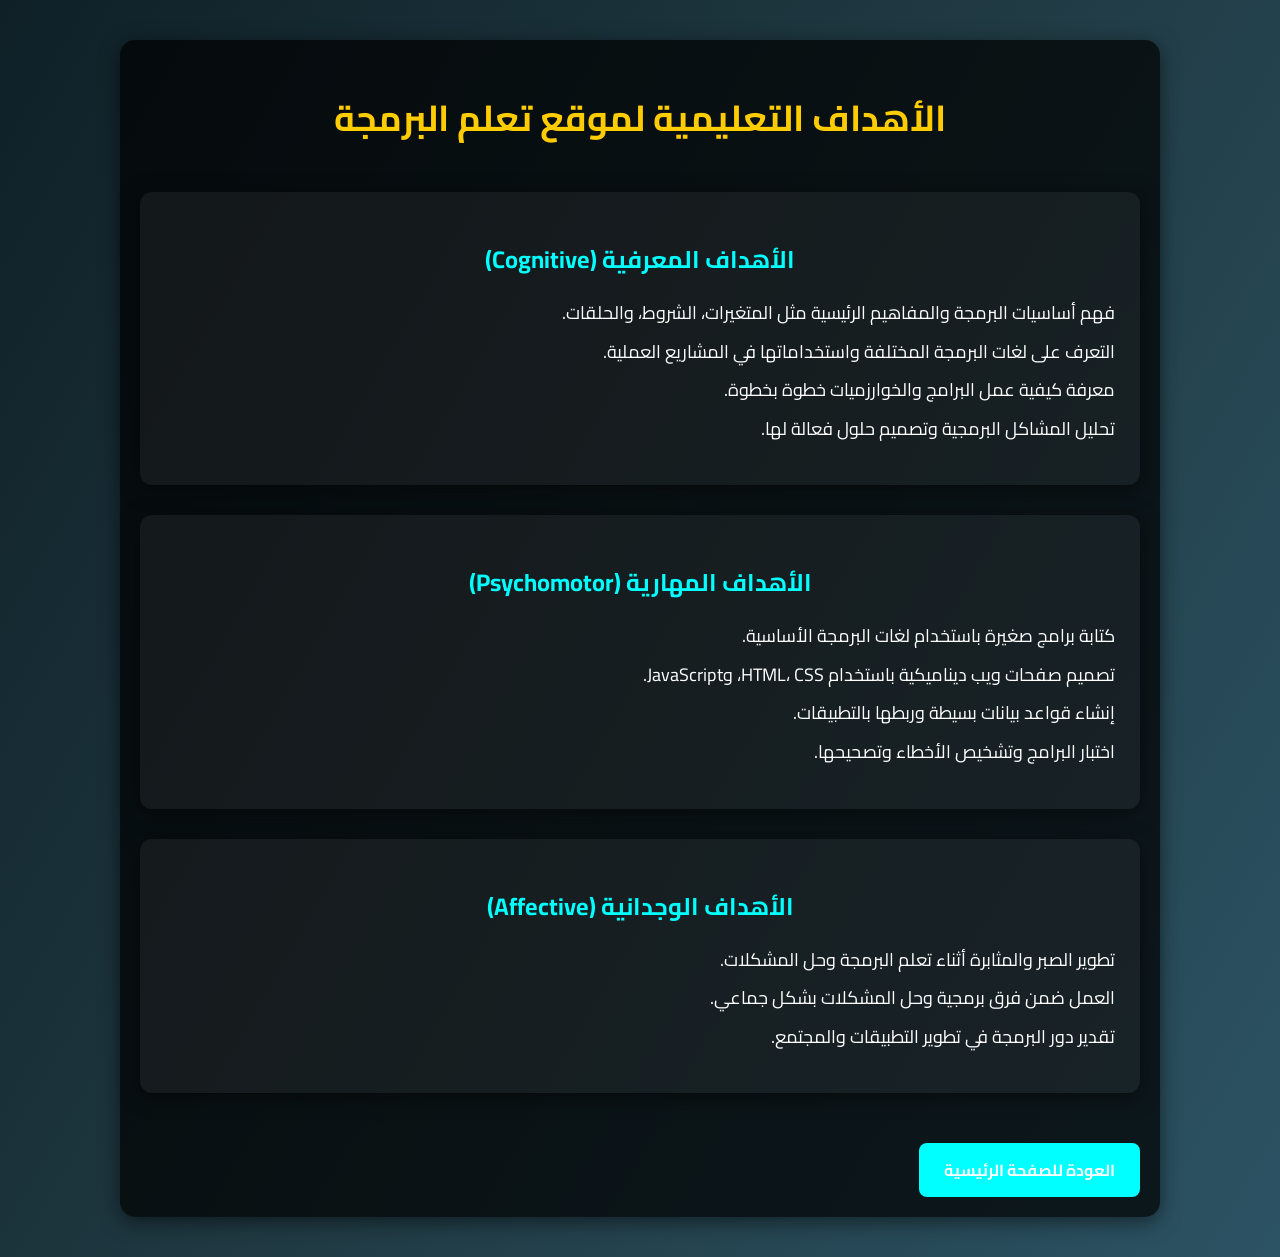
<file: objectives.html>
<!DOCTYPE html>
<html lang="ar">
<head>
<meta charset="UTF-8">
<title>الأهداف التعليمية - تعلم البرمجة</title>
<link href="https://fonts.googleapis.com/css2?family=Cairo:wght@400;600;700&display=swap" rel="stylesheet">
<link rel="stylesheet" href="style.css">
<style>
body {
    font-family: 'Cairo', sans-serif;
    margin: 0;
    padding: 0;
    background: linear-gradient(120deg, #0f2027, #203a43, #2c5364);
    color: #fff;
}
.container {
    max-width: 1000px;
    margin: 40px auto;
    padding: 20px;
}
h1 {
    text-align: center;
    font-size: 36px;
    margin-bottom: 40px;
    color: #ffcc00;
}
.goal-card {
    background: rgba(255,255,255,0.05);
    border-radius: 12px;
    padding: 25px;
    margin-bottom: 30px;
    box-shadow: 0 4px 20px rgba(0,0,0,0.5);
    transition: transform 0.3s, box-shadow 0.3s;
}
.goal-card:hover {
    transform: translateY(-5px);
    box-shadow: 0 10px 30px rgba(0,0,0,0.7);
}
.goal-card h2 {
    color: #00ffff;
    margin-bottom: 15px;
}
.goal-card ul {
    list-style: none;
    padding: 0;
}
.goal-card ul li {
    margin-bottom: 8px;
    line-height: 1.7;
}
.btn-home {
    display: inline-block;
    padding: 12px 25px;
    margin-top: 20px;
    background: #00ffff;
    color: #fff;
    border-radius: 8px;
    text-decoration: none;
    font-weight: bold;
    transition: background 0.3s;
}
.btn-home:hover {
    background: #00ffcc;
}
</style>
</head>
<body>

<div class="container">
    <h1>الأهداف التعليمية لموقع تعلم البرمجة</h1>

    <!-- الأهداف المعرفية -->
    <div class="goal-card">
        <h2>الأهداف المعرفية (Cognitive)</h2>
        <ul>
            <li>فهم أساسيات البرمجة والمفاهيم الرئيسية مثل المتغيرات، الشروط، والحلقات.</li>
            <li>التعرف على لغات البرمجة المختلفة واستخداماتها في المشاريع العملية.</li>
            <li>معرفة كيفية عمل البرامج والخوارزميات خطوة بخطوة.</li>
            <li>تحليل المشاكل البرمجية وتصميم حلول فعالة لها.</li>
        </ul>
    </div>

    <!-- الأهداف المهارية -->
    <div class="goal-card">
        <h2>الأهداف المهارية (Psychomotor)</h2>
        <ul>
            <li>كتابة برامج صغيرة باستخدام لغات البرمجة الأساسية.</li>
            <li>تصميم صفحات ويب ديناميكية باستخدام HTML، CSS، وJavaScript.</li>
            <li>إنشاء قواعد بيانات بسيطة وربطها بالتطبيقات.</li>
            <li>اختبار البرامج وتشخيص الأخطاء وتصحيحها.</li>
        </ul>
    </div>

    <!-- الأهداف الوجدانية -->
    <div class="goal-card">
        <h2>الأهداف الوجدانية (Affective)</h2>
        <ul>
            <li>تطوير الصبر والمثابرة أثناء تعلم البرمجة وحل المشكلات.</li>
            <li>العمل ضمن فرق برمجية وحل المشكلات بشكل جماعي.</li>
            <li>تقدير دور البرمجة في تطوير التطبيقات والمجتمع.</li>
        </ul>
    </div>

    <a href="index.php" class="btn-home">العودة للصفحة الرئيسية</a>
</div>

</body>
</html>
</file>
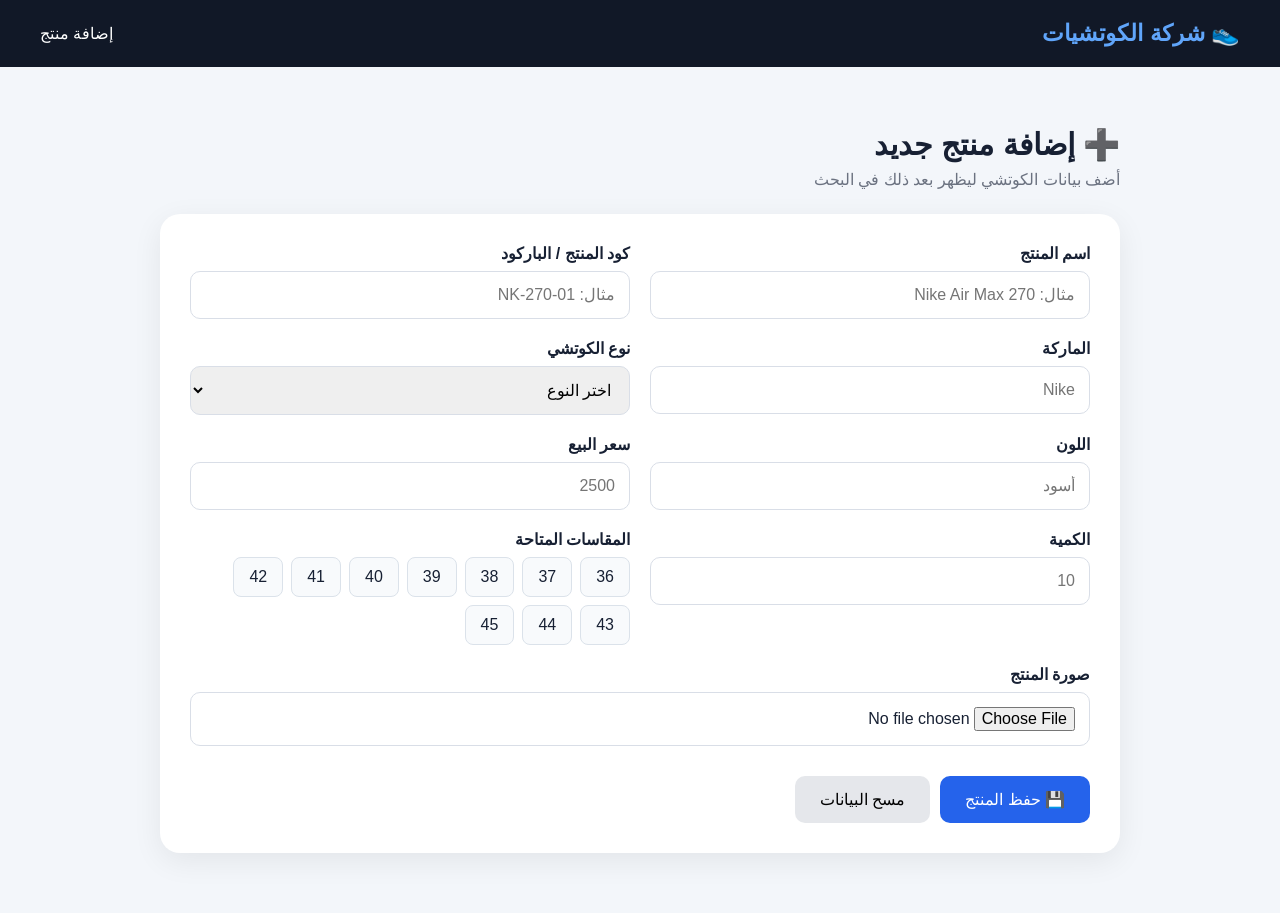
<file: Product.html>
<!DOCTYPE html>
<html lang="ar" dir="rtl">

<head>
    <meta charset="UTF-8">
    <meta name="viewport" content="width=device-width, initial-scale=1.0">

    <title>إضافة منتج - شركة الكوتشيات</title>

    <style>

        * {
            box-sizing: border-box;
            margin: 0;
            padding: 0;
            font-family: Arial, Tahoma, sans-serif;
        }

        body {
            background: #f3f6fa;
            color: #172033;
        }

        /* الهيدر */

        header {
            background: #111827;
            color: white;
            padding: 20px 40px;

            display: flex;
            justify-content: space-between;
            align-items: center;
        }

        .logo {
            font-size: 23px;
            font-weight: bold;
        }

        .logo span {
            color: #60a5fa;
        }

        /* الصفحة */

        .container {
            max-width: 1000px;
            margin: 40px auto;
            padding: 20px;
        }

        .title {
            margin-bottom: 25px;
        }

        .title h1 {
            font-size: 30px;
            margin-bottom: 8px;
        }

        .title p {
            color: #6b7280;
        }

        /* الكارت */

        .form-card {
            background: white;
            border-radius: 20px;
            padding: 30px;

            box-shadow:
                0 8px 30px rgba(0,0,0,0.07);
        }

        .form-grid {
            display: grid;

            grid-template-columns:
                repeat(2, 1fr);

            gap: 20px;
        }

        .input-group {
            display: flex;
            flex-direction: column;
            gap: 8px;
        }

        .input-group.full {
            grid-column: 1 / -1;
        }

        label {
            font-weight: bold;
        }

        input,
        select {

            padding: 14px;

            border:
                1px solid #d9dee7;

            border-radius: 10px;

            font-size: 16px;

            outline: none;
        }

        input:focus,
        select:focus {
            border-color: #2563eb;
        }

        /* المقاسات */

        .sizes {
            display: flex;
            gap: 8px;
            flex-wrap: wrap;
        }

        .size-option {

            padding: 10px 15px;

            border:
                1px solid #dbe2ea;

            border-radius: 8px;

            cursor: pointer;

            background: #f8fafc;
        }

        .size-option.active {

            background: #2563eb;

            color: white;

            border-color: #2563eb;
        }

        /* زر الحفظ */

        .buttons {

            margin-top: 30px;

            display: flex;

            gap: 10px;
        }

        button {

            border: none;

            padding: 14px 25px;

            border-radius: 10px;

            font-size: 16px;

            cursor: pointer;
        }

        .save {

            background: #2563eb;

            color: white;
        }

        .save:hover {

            background: #1d4ed8;
        }

        .cancel {

            background: #e5e7eb;
        }

        /* رسالة النجاح */

        .success {

            display: none;

            margin-top: 20px;

            padding: 15px;

            border-radius: 10px;

            background: #dcfce7;

            color: #166534;

            font-weight: bold;
        }

        /* الموبايل */

        @media(max-width:700px) {

            .form-grid {

                grid-template-columns: 1fr;

            }

            .input-group.full {

                grid-column: auto;

            }

            header {

                padding: 18px;

            }

        }

    </style>

</head>


<body>


<header>

    <div class="logo">

        👟 <span>شركة الكوتشيات</span>

    </div>

    <div>

        إضافة منتج

    </div>

</header>



<div class="container">


    <div class="title">

        <h1>➕ إضافة منتج جديد</h1>

        <p>
            أضف بيانات الكوتشي ليظهر بعد ذلك في البحث
        </p>

    </div>



    <div class="form-card">


        <form id="productForm">


            <div class="form-grid">


                <!-- اسم المنتج -->

                <div class="input-group">

                    <label>
                        اسم المنتج
                    </label>

                    <input
                        type="text"
                        id="name"
                        placeholder="مثال: Nike Air Max 270"
                        required
                    >

                </div>



                <!-- كود المنتج -->

                <div class="input-group">

                    <label>
                        كود المنتج / الباركود
                    </label>

                    <input
                        type="text"
                        id="code"
                        placeholder="مثال: NK-270-01"
                        required
                    >

                </div>



                <!-- الماركة -->

                <div class="input-group">

                    <label>
                        الماركة
                    </label>

                    <input
                        type="text"
                        id="brand"
                        placeholder="Nike"
                    >

                </div>



                <!-- النوع -->

                <div class="input-group">

                    <label>
                        نوع الكوتشي
                    </label>

                    <select id="type">

                        <option value="">
                            اختر النوع
                        </option>

                        <option>
                            رياضي
                        </option>

                        <option>
                            جري
                        </option>

                        <option>
                            كاجوال
                        </option>

                        <option>
                            كرة قدم
                        </option>

                        <option>
                            أطفال
                        </option>

                        <option>
                            آخر
                        </option>

                    </select>

                </div>



                <!-- اللون -->

                <div class="input-group">

                    <label>
                        اللون
                    </label>

                    <input
                        type="text"
                        id="color"
                        placeholder="أسود"
                    >

                </div>



                <!-- السعر -->

                <div class="input-group">

                    <label>
                        سعر البيع
                    </label>

                    <input
                        type="number"
                        id="price"
                        placeholder="2500"
                        min="0"
                        required
                    >

                </div>



                <!-- الكمية -->

                <div class="input-group">

                    <label>
                        الكمية
                    </label>

                    <input
                        type="number"
                        id="quantity"
                        placeholder="10"
                        min="0"
                        required
                    >

                </div>



                <!-- المقاسات -->

                <div class="input-group">

                    <label>
                        المقاسات المتاحة
                    </label>

                    <div class="sizes">

                        <div class="size-option"
                             data-size="36">
                            36
                        </div>

                        <div class="size-option"
                             data-size="37">
                            37
                        </div>

                        <div class="size-option"
                             data-size="38">
                            38
                        </div>

                        <div class="size-option"
                             data-size="39">
                            39
                        </div>

                        <div class="size-option"
                             data-size="40">
                            40
                        </div>

                        <div class="size-option"
                             data-size="41">
                            41
                        </div>

                        <div class="size-option"
                             data-size="42">
                            42
                        </div>

                        <div class="size-option"
                             data-size="43">
                            43
                        </div>

                        <div class="size-option"
                             data-size="44">
                            44
                        </div>

                        <div class="size-option"
                             data-size="45">
                            45
                        </div>

                    </div>

                </div>



                <!-- صورة -->

                <div class="input-group full">

                    <label>
                        صورة المنتج
                    </label>

                    <input
                        type="file"
                        id="image"
                        accept="image/*"
                    >

                </div>



            </div>



            <!-- الأزرار -->

            <div class="buttons">

                <button
                    type="submit"
                    class="save">

                    💾 حفظ المنتج

                </button>


                <button
                    type="reset"
                    class="cancel">

                    مسح البيانات

                </button>

            </div>



            <div
                class="success"
                id="success">

                ✅ تم حفظ المنتج بنجاح

            </div>


        </form>

    </div>

</div>



<script>


    /*
        اختيار المقاسات
    */

    const sizeOptions =
        document.querySelectorAll(
            ".size-option"
        );


    sizeOptions.forEach(function(size) {

        size.addEventListener(
            "click",
            function() {

                size.classList.toggle(
                    "active"
                );

            }
        );

    });



    /*
        حفظ المنتج
    */

    document
        .getElementById("productForm")
        .addEventListener(
            "submit",
            function(event) {

                event.preventDefault();


                const selectedSizes = [];


                document
                    .querySelectorAll(
                        ".size-option.active"
                    )
                    .forEach(function(size) {

                        selectedSizes.push(
                            size.dataset.size
                        );

                    });



                const product = {

                    id: Date.now(),

                    name:
                        document
                        .getElementById("name")
                        .value,

                    code:
                        document
                        .getElementById("code")
                        .value,

                    brand:
                        document
                        .getElementById("brand")
                        .value,

                    type:
                        document
                        .getElementById("type")
                        .value,

                    color:
                        document
                        .getElementById("color")
                        .value,

                    price:
                        document
                        .getElementById("price")
                        .value,

                    quantity:
                        document
                        .getElementById("quantity")
                        .value,

                    sizes:
                        selectedSizes

                };


                /*
                    جلب المنتجات القديمة
                */

                let products =
                    JSON.parse(
                        localStorage.getItem(
                            "products"
                        )
                    ) || [];


                /*
                    إضافة المنتج
                */

                products.push(product);


                /*
                    حفظ المنتجات
                */

                localStorage.setItem(
                    "products",
                    JSON.stringify(products)
                );


                /*
                    رسالة نجاح
                */

                document
                    .getElementById("success")
                    .style.display = "block";


                /*
                    تنظيف الفورم
                */

                document
                    .getElementById("productForm")
                    .reset();


                sizeOptions.forEach(
                    function(size) {

                        size.classList.remove(
                            "active"
                        );

                    }
                );


                setTimeout(
                    function() {

                        document
                            .getElementById("success")
                            .style.display = "none";

                    },
                    3000
                );

            }
        );

</script>


</body>

</html>
</file>
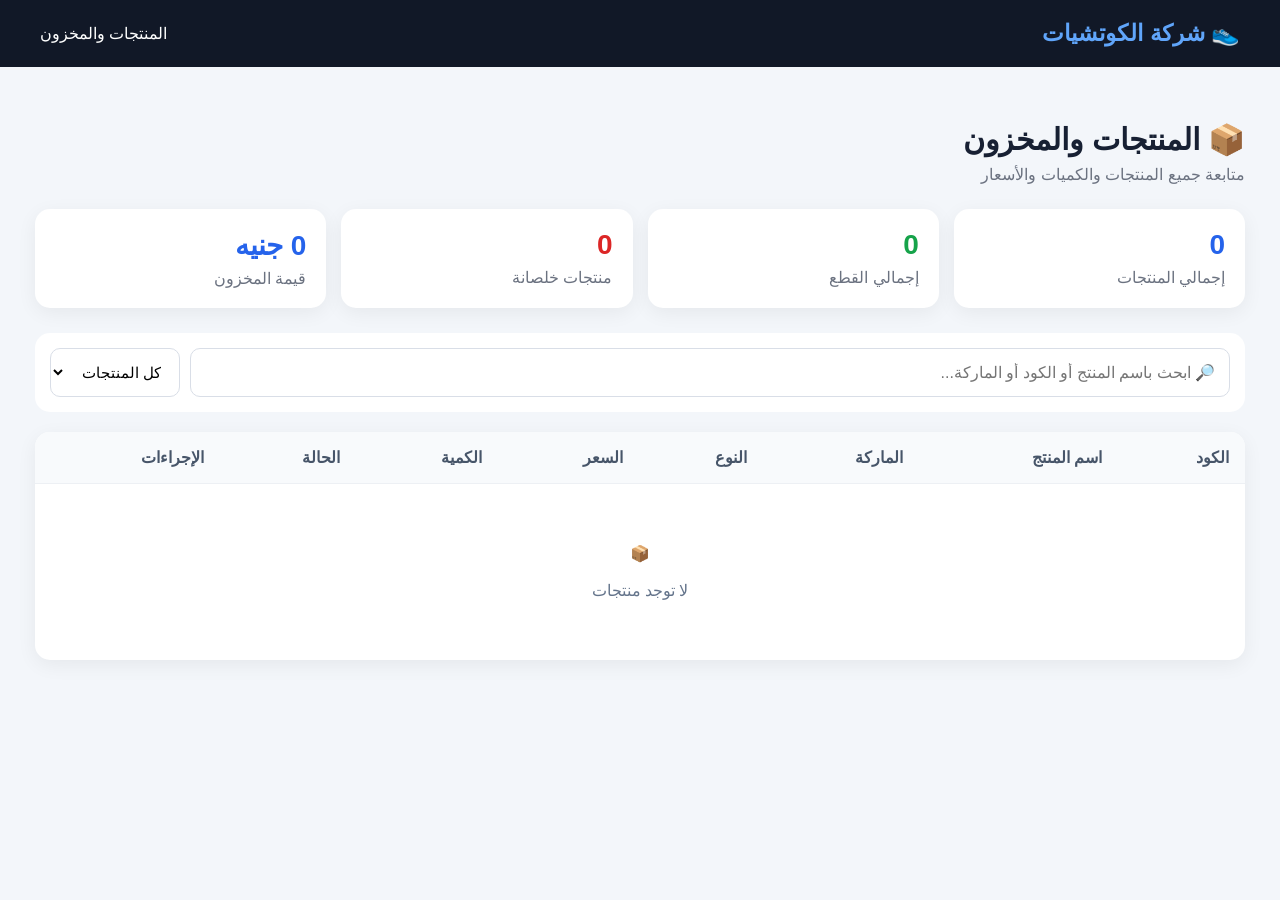
<file: Productt.html>
<!DOCTYPE html>
<html lang="ar" dir="rtl">

<head>
    <meta charset="UTF-8">
    <meta name="viewport" content="width=device-width, initial-scale=1.0">

    <title>المنتجات والمخزون</title>

    <style>

        * {
            box-sizing: border-box;
            margin: 0;
            padding: 0;
            font-family: Arial, Tahoma, sans-serif;
        }

        body {
            background: #f3f6fa;
            color: #172033;
        }

        /* الهيدر */

        header {
            background: #111827;
            color: white;

            padding: 20px 40px;

            display: flex;
            justify-content: space-between;
            align-items: center;
        }

        .logo {
            font-size: 23px;
            font-weight: bold;
        }

        .logo span {
            color: #60a5fa;
        }

        /* المحتوى */

        .container {
            max-width: 1250px;
            margin: 35px auto;
            padding: 20px;
        }

        .title {
            margin-bottom: 25px;
        }

        .title h1 {
            font-size: 30px;
            margin-bottom: 8px;
        }

        .title p {
            color: #6b7280;
        }

        /* الإحصائيات */

        .stats {

            display: grid;

            grid-template-columns:
                repeat(4, 1fr);

            gap: 15px;

            margin-bottom: 25px;
        }

        .stat {

            background: white;

            padding: 20px;

            border-radius: 15px;

            box-shadow:
                0 5px 20px rgba(0,0,0,0.06);
        }

        .stat h3 {

            font-size: 28px;

            margin-bottom: 7px;
        }

        .stat p {

            color: #6b7280;
        }

        .blue {
            color: #2563eb;
        }

        .green {
            color: #16a34a;
        }

        .red {
            color: #dc2626;
        }

        /* أدوات البحث */

        .tools {

            background: white;

            padding: 15px;

            border-radius: 15px;

            display: flex;

            gap: 10px;

            margin-bottom: 20px;
        }

        .tools input {

            flex: 1;

            padding: 14px;

            border:
                1px solid #d9dee7;

            border-radius: 10px;

            font-size: 16px;

            outline: none;
        }

        .tools select {

            padding: 14px;

            border:
                1px solid #d9dee7;

            border-radius: 10px;

            background: white;

            font-size: 15px;
        }

        /* الجدول */

        .table-container {

            background: white;

            border-radius: 15px;

            overflow-x: auto;

            box-shadow:
                0 5px 20px rgba(0,0,0,0.06);
        }

        table {

            width: 100%;

            border-collapse: collapse;

            min-width: 900px;
        }

        th {

            background: #f8fafc;

            padding: 16px;

            text-align: right;

            color: #475569;

        }

        td {

            padding: 15px;

            border-top:
                1px solid #edf0f4;
        }

        tr:hover {

            background: #f8fafc;
        }

        /* حالة المنتج */

        .status {

            display: inline-block;

            padding: 7px 12px;

            border-radius: 20px;

            font-size: 13px;

            font-weight: bold;
        }

        .available {

            background: #dcfce7;

            color: #166534;
        }

        .finished {

            background: #fee2e2;

            color: #991b1b;
        }

        .low {

            background: #fef3c7;

            color: #92400e;
        }

        /* الأزرار */

        button {

            border: none;

            padding: 8px 12px;

            border-radius: 8px;

            cursor: pointer;

            font-size: 14px;
        }

        .edit {

            background: #dbeafe;

            color: #1d4ed8;

        }

        .delete {

            background: #fee2e2;

            color: #b91c1c;

            margin-right: 5px;

        }

        /* عدم وجود منتجات */

        .empty {

            text-align: center;

            padding: 60px;

            color: #64748b;

        }

        /* الموبايل */

        @media(max-width:800px) {

            .stats {

                grid-template-columns:
                    repeat(2, 1fr);

            }

            .tools {

                flex-direction: column;

            }

            header {

                padding: 18px;

            }

        }

    </style>

</head>


<body>


<header>

    <div class="logo">

        👟 <span>شركة الكوتشيات</span>

    </div>

    <div>

        المنتجات والمخزون

    </div>

</header>



<div class="container">


    <div class="title">

        <h1>📦 المنتجات والمخزون</h1>

        <p>
            متابعة جميع المنتجات والكميات والأسعار
        </p>

    </div>



    <!-- الإحصائيات -->

    <div class="stats">


        <div class="stat">

            <h3
                class="blue"
                id="totalProducts">
                0
            </h3>

            <p>
                إجمالي المنتجات
            </p>

        </div>


        <div class="stat">

            <h3
                class="green"
                id="totalQuantity">
                0
            </h3>

            <p>
                إجمالي القطع
            </p>

        </div>


        <div class="stat">

            <h3
                class="red"
                id="finishedProducts">
                0
            </h3>

            <p>
                منتجات خلصانة
            </p>

        </div>


        <div class="stat">

            <h3
                class="blue"
                id="inventoryValue">
                0
            </h3>

            <p>
                قيمة المخزون
            </p>

        </div>


    </div>



    <!-- البحث والفلترة -->

    <div class="tools">

        <input
            type="text"
            id="search"
            placeholder="🔎 ابحث باسم المنتج أو الكود أو الماركة..."
        >


        <select id="filter">

            <option value="all">
                كل المنتجات
            </option>

            <option value="available">
                المتوفر فقط
            </option>

            <option value="low">
                قرب يخلص
            </option>

            <option value="finished">
                الخالص
            </option>

        </select>

    </div>



    <!-- جدول المنتجات -->

    <div class="table-container">

        <table>

            <thead>

                <tr>

                    <th>
                        الكود
                    </th>

                    <th>
                        اسم المنتج
                    </th>

                    <th>
                        الماركة
                    </th>

                    <th>
                        النوع
                    </th>

                    <th>
                        السعر
                    </th>

                    <th>
                        الكمية
                    </th>

                    <th>
                        الحالة
                    </th>

                    <th>
                        الإجراءات
                    </th>

                </tr>

            </thead>


            <tbody id="productsTable">

            </tbody>

        </table>

    </div>


</div>



<script>


    /*
        قراءة المنتجات
        التي تم حفظها
        من صفحة إضافة المنتج
    */

    let products =
        JSON.parse(
            localStorage.getItem("products")
        ) || [];



    /*
        عناصر الصفحة
    */

    const table =
        document.getElementById(
            "productsTable"
        );


    const search =
        document.getElementById(
            "search"
        );


    const filter =
        document.getElementById(
            "filter"
        );



    /*
        عرض المنتجات
    */

    function displayProducts() {


        let searchText =
            search.value
            .trim()
            .toLowerCase();


        let filterValue =
            filter.value;


        let result =
            products.filter(
                function(product) {


                    /*
                        البحث
                    */

                    const matchesSearch =

                        product.name
                        .toLowerCase()
                        .includes(searchText)

                        ||

                        product.code
                        .toLowerCase()
                        .includes(searchText)

                        ||

                        product.brand
                        .toLowerCase()
                        .includes(searchText);



                    /*
                        الفلترة
                    */

                    let matchesFilter =
                        true;


                    if (
                        filterValue ===
                        "available"
                    ) {

                        matchesFilter =
                            product.quantity > 2;

                    }


                    if (
                        filterValue ===
                        "low"
                    ) {

                        matchesFilter =
                            product.quantity > 0
                            &&
                            product.quantity <= 2;

                    }


                    if (
                        filterValue ===
                        "finished"
                    ) {

                        matchesFilter =
                            product.quantity == 0;

                    }


                    return (
                        matchesSearch
                        &&
                        matchesFilter
                    );

                }
            );



        /*
            تنظيف الجدول
        */

        table.innerHTML = "";



        /*
            لا توجد منتجات
        */

        if (
            result.length === 0
        ) {

            table.innerHTML = `

                <tr>

                    <td
                        colspan="8"
                        class="empty">

                        📦
                        <br><br>

                        لا توجد منتجات

                    </td>

                </tr>

            `;

            return;

        }



        /*
            إنشاء الصفوف
        */

        result.forEach(
            function(product) {


                let status = "";

                let statusClass = "";



                if (
                    product.quantity == 0
                ) {

                    status =
                        "🔴 خلصان";

                    statusClass =
                        "finished";

                }

                else if (
                    product.quantity <= 2
                ) {

                    status =
                        "🟡 قرب يخلص";

                    statusClass =
                        "low";

                }

                else {

                    status =
                        "🟢 متوفر";

                    statusClass =
                        "available";

                }



                const row =
                    document.createElement(
                        "tr"
                    );



                row.innerHTML = `

                    <td>
                        ${product.code}
                    </td>

                    <td>
                        <strong>
                            ${product.name}
                        </strong>
                    </td>

                    <td>
                        ${product.brand || "-"}
                    </td>

                    <td>
                        ${product.type || "-"}
                    </td>

                    <td>
                        ${Number(
                            product.price
                        ).toLocaleString()}
                        جنيه
                    </td>

                    <td>
                        ${product.quantity}
                    </td>

                    <td>

                        <span
                            class="status
                            ${statusClass}">

                            ${status}

                        </span>

                    </td>

                    <td>

                        <button
                            class="edit"
                            onclick="editProduct(
                                ${product.id}
                            )">

                            ✏️ تعديل

                        </button>


                        <button
                            class="delete"
                            onclick="deleteProduct(
                                ${product.id}
                            )">

                            🗑️ حذف

                        </button>

                    </td>

                `;


                table.appendChild(row);

            }
        );


    }



    /*
        الإحصائيات
    */

    function updateStats() {


        const totalProducts =
            products.length;


        const totalQuantity =
            products.reduce(
                function(total, product) {

                    return total +
                        Number(
                            product.quantity
                        );

                },
                0
            );


        const finished =
            products.filter(
                function(product) {

                    return product.quantity == 0;

                }
            ).length;


        const value =
            products.reduce(
                function(total, product) {

                    return total +

                        (
                            Number(
                                product.price
                            )

                            *

                            Number(
                                product.quantity
                            )
                        );

                },
                0
            );



        document
            .getElementById(
                "totalProducts"
            )
            .textContent =
            totalProducts;



        document
            .getElementById(
                "totalQuantity"
            )
            .textContent =
            totalQuantity;



        document
            .getElementById(
                "finishedProducts"
            )
            .textContent =
            finished;



        document
            .getElementById(
                "inventoryValue"
            )
            .textContent =

            value.toLocaleString()
            +
            " جنيه";

    }



    /*
        حذف المنتج
    */

    function deleteProduct(id) {


        const confirmDelete =
            confirm(
                "هل تريد حذف هذا المنتج؟"
            );


        if (!confirmDelete) {

            return;

        }


        products =
            products.filter(
                function(product) {

                    return product.id != id;

                }
            );


        localStorage.setItem(
            "products",
            JSON.stringify(products)
        );


        displayProducts();

        updateStats();

    }



    /*
        تعديل المنتج
    */

    function editProduct(id) {


        const product =
            products.find(
                function(item) {

                    return item.id == id;

                }
            );


        if (!product) {

            return;

        }


        /*
            في المرحلة القادمة
            هنفتح صفحة التعديل
            تلقائياً
        */

        alert(
            "المنتج: "
            +
            product.name
            +
            "\n\n"
            +
            "هنضيف صفحة تعديل المنتج في الخطوة القادمة."
        );

    }



    /*
        البحث
    */

    search.addEventListener(
        "input",
        displayProducts
    );


    /*
        الفلترة
    */

    filter.addEventListener(
        "change",
        displayProducts
    );



    /*
        تشغيل الصفحة
    */

    displayProducts();

    updateStats();


</script>


</body>

</html>
</file>
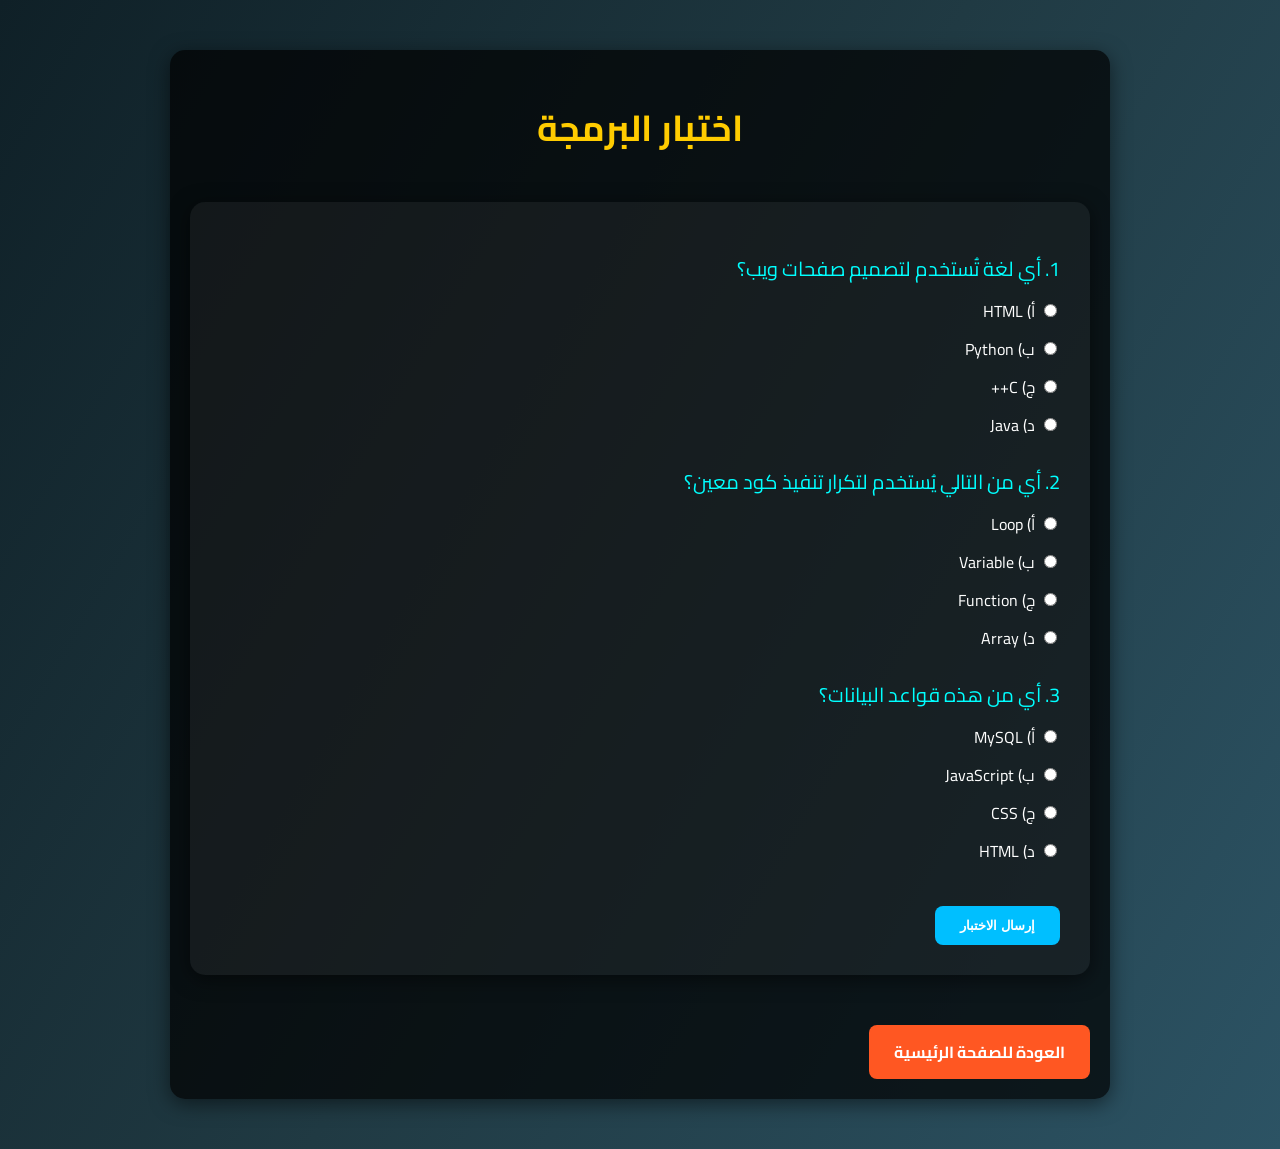
<file: quiz.html>
<!DOCTYPE html>
<html lang="ar">
<head>
<meta charset="UTF-8">
<title>اختبار البرمجة - موقع التعلم</title>
<link href="https://fonts.googleapis.com/css2?family=Cairo:wght@400;600;700&display=swap" rel="stylesheet">
<link rel="stylesheet" href="style.css">
<style>
body {
    font-family: 'Cairo', sans-serif;
    margin: 0;
    padding: 0;
    background: linear-gradient(120deg, #0f2027, #203a43, #2c5364);
    color: #fff;
}
.container {
    max-width: 900px;
    margin: 50px auto;
    padding: 20px;
}
h1 {
    text-align: center;
    font-size: 36px;
    color: #ffcc00;
    margin-bottom: 40px;
}
form {
    background: rgba(255,255,255,0.05);
    padding: 30px;
    border-radius: 15px;
    box-shadow: 0 4px 20px rgba(0,0,0,0.5);
}
.question {
    margin-bottom: 25px;
}
.question p {
    font-size: 20px;
    margin-bottom: 10px;
    color: #00ffff;
}
.options label {
    display: block;
    margin-bottom: 8px;
    cursor: pointer;
}
button {
    padding: 12px 25px;
    background: #00bfff;
    border: none;
    color: #fff;
    font-weight: bold;
    border-radius: 8px;
    cursor: pointer;
    transition: background 0.3s;
}
button:hover {
    background: #00ffcc;
}
.result {
    margin-top: 30px;
    text-align: center;
    font-size: 22px;
    color: #ffcc00;
}
.btn-home {
    display: inline-block;
    padding: 12px 25px;
    margin-top: 20px;
    background: #ff5722;
    color: #fff;
    border-radius: 8px;
    text-decoration: none;
    font-weight: bold;
    transition: background 0.3s;
}
.btn-home:hover {
    background: #ff7043;
}
</style>
</head>
<body>

<div class="container">
    <h1>اختبار البرمجة</h1>

    <form id="quizForm">
        <!-- السؤال 1 -->
        <div class="question">
            <p>1. أي لغة تُستخدم لتصميم صفحات ويب؟</p>
            <div class="options">
                <label><input type="radio" name="q1" value="أ"> أ) HTML</label>
                <label><input type="radio" name="q1" value="ب"> ب) Python</label>
                <label><input type="radio" name="q1" value="ج"> ج) C++</label>
                <label><input type="radio" name="q1" value="د"> د) Java</label>
            </div>
        </div>

        <!-- السؤال 2 -->
        <div class="question">
            <p>2. أي من التالي يُستخدم لتكرار تنفيذ كود معين؟</p>
            <div class="options">
                <label><input type="radio" name="q2" value="أ"> أ) Loop</label>
                <label><input type="radio" name="q2" value="ب"> ب) Variable</label>
                <label><input type="radio" name="q2" value="ج"> ج) Function</label>
                <label><input type="radio" name="q2" value="د"> د) Array</label>
            </div>
        </div>

        <!-- السؤال 3 -->
        <div class="question">
            <p>3. أي من هذه قواعد البيانات؟</p>
            <div class="options">
                <label><input type="radio" name="q3" value="أ"> أ) MySQL</label>
                <label><input type="radio" name="q3" value="ب"> ب) JavaScript</label>
                <label><input type="radio" name="q3" value="ج"> ج) CSS</label>
                <label><input type="radio" name="q3" value="د"> د) HTML</label>
            </div>
        </div>

        <button type="button" onclick="submitQuiz()">إرسال الاختبار</button>
    </form>

    <div id="result" class="result"></div>
    <a href="index.php" class="btn-home">العودة للصفحة الرئيسية</a>
</div>

<script>
function submitQuiz() {
    let score = 0;
    const answers = {
        q1: "أ",
        q2: "أ",
        q3: "أ"
    };
    const form = document.getElementById('quizForm');
    for (let key in answers) {
        const selected = form[key].value;
        if (selected === answers[key]) score++;
    }
    document.getElementById('result').innerText = "نتيجتك: " + score + " / " + Object.keys(answers).length;
}
</script>

</body>
</html>
</file>
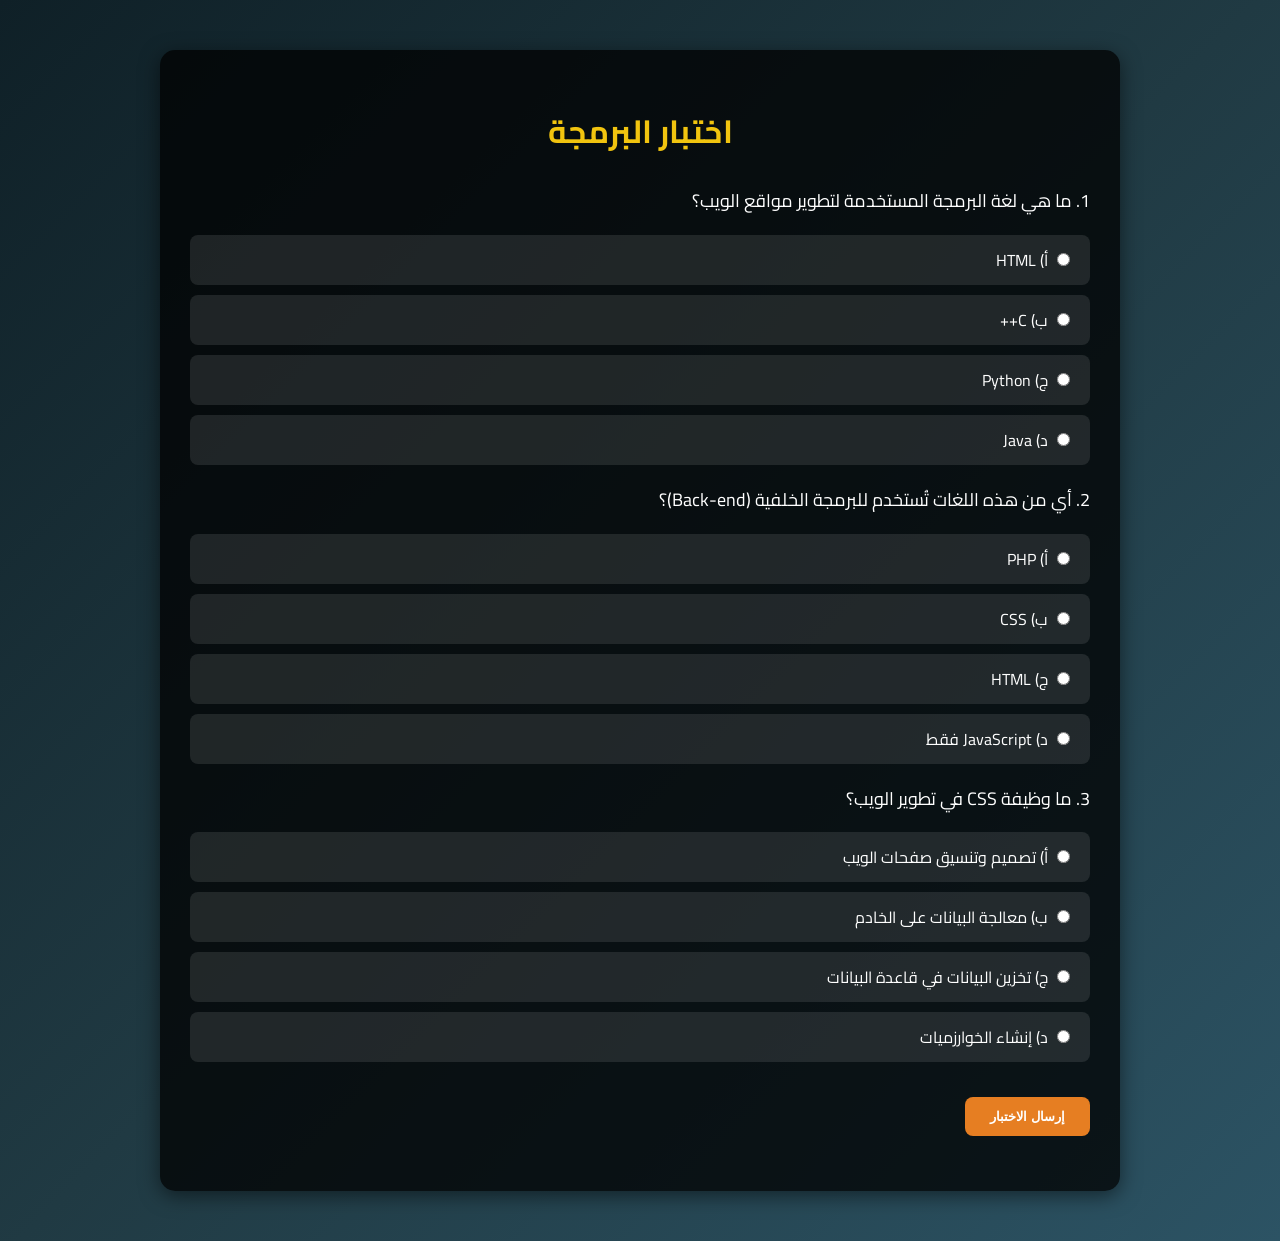
<file: test.html>
<!DOCTYPE html>
<html lang="ar">
<head>
<meta charset="UTF-8">
<title>اختبار البرمجة - موقع التعلم</title>
<link href="https://fonts.googleapis.com/css2?family=Cairo:wght@400;600;700&display=swap" rel="stylesheet">
<link rel="stylesheet" href="style.css">
<style>
/* تصميم إضافي للاختبار */
.quiz-container {
    max-width: 900px;
    margin: 50px auto;
    background: rgba(0,0,0,0.75);
    padding: 30px;
    border-radius: 15px;
    box-shadow: 0 5px 20px rgba(0,0,0,0.5);
}
.quiz-container h1 {
    color: #f1c40f;
    margin-bottom: 25px;
}
.question {
    margin-bottom: 20px;
}
.options label {
    display: block;
    padding: 10px;
    margin-bottom: 10px;
    border-radius: 8px;
    background: rgba(255,255,255,0.1);
    cursor: pointer;
    transition: background 0.3s;
}
.options input[type="radio"] {
    margin-right: 10px;
}
.options label:hover {
    background: rgba(241, 196, 15, 0.3);
}
.submit-btn {
    background-color: #e67e22;
    color: #fff;
    font-weight: bold;
    padding: 12px 25px;
    border: none;
    border-radius: 8px;
    cursor: pointer;
    transition: background 0.3s;
}
.submit-btn:hover {
    background-color: #d35400;
}
.result {
    margin-top: 25px;
    font-size: 20px;
    font-weight: bold;
}
.correct {
    color: #2ecc71;
}
.incorrect {
    color: #e74c3c;
}
</style>
</head>
<body>

<div class="quiz-container">
    <h1>اختبار البرمجة</h1>
    <form id="quizForm">
        <!-- السؤال 1 -->
        <div class="question">
            <p>1. ما هي لغة البرمجة المستخدمة لتطوير مواقع الويب؟</p>
            <div class="options">
                <label><input type="radio" name="q1" value="أ"> أ) HTML</label>
                <label><input type="radio" name="q1" value="ب"> ب) C++</label>
                <label><input type="radio" name="q1" value="ج"> ج) Python</label>
                <label><input type="radio" name="q1" value="د"> د) Java</label>
            </div>
        </div>

        <!-- السؤال 2 -->
        <div class="question">
            <p>2. أي من هذه اللغات تُستخدم للبرمجة الخلفية (Back-end)؟</p>
            <div class="options">
                <label><input type="radio" name="q2" value="أ"> أ) PHP</label>
                <label><input type="radio" name="q2" value="ب"> ب) CSS</label>
                <label><input type="radio" name="q2" value="ج"> ج) HTML</label>
                <label><input type="radio" name="q2" value="د"> د) JavaScript فقط</label>
            </div>
        </div>

        <!-- السؤال 3 -->
        <div class="question">
            <p>3. ما وظيفة CSS في تطوير الويب؟</p>
            <div class="options">
                <label><input type="radio" name="q3" value="أ"> أ) تصميم وتنسيق صفحات الويب</label>
                <label><input type="radio" name="q3" value="ب"> ب) معالجة البيانات على الخادم</label>
                <label><input type="radio" name="q3" value="ج"> ج) تخزين البيانات في قاعدة البيانات</label>
                <label><input type="radio" name="q3" value="د"> د) إنشاء الخوارزميات</label>
            </div>
        </div>

        <button type="button" class="submit-btn" onclick="submitQuiz()">إرسال الاختبار</button>
    </form>

    <div id="result" class="result"></div>
</div>

<script>
function submitQuiz() {
    const answers = {
        q1: 'أ',
        q2: 'أ',
        q3: 'أ'
    };

    let score = 0;
    for (let key in answers) {
        const selected = document.querySelector(`input[name="${key}"]:checked`);
        if (selected && selected.value === answers[key]) {
            score++;
        }
    }

    const total = Object.keys(answers).length;
    document.getElementById('result').innerHTML = `لقد حصلت على <span class="correct">${score}</span> من <span class="correct">${total}</span>`;
}
</script>

</body>
</html>
</file>
<file: style.css>
/* ============================= */
/* التنسيق العام لجميع الصفحات */
/* ============================= */
body {
    font-family: 'Cairo', sans-serif;
    margin: 0;
    padding: 0;
    background: linear-gradient(135deg, #0f2027, #203a43, #2c5364);
    color: #fff;
    min-height: 100vh;

    direction: rtl;      /* 👈 اتجاه من اليمين لليسار */
    text-align: right;   /* 👈 محاذاة النص يمين */
}

/* ============================= */
/* الرأس والتنقل */
/* ============================= */
nav {
    background-color: #1abc9c;
    padding: 15px 0;
    display: flex;
    justify-content: center;
    gap: 30px;
    box-shadow: 0 4px 10px rgba(0,0,0,0.3);

    flex-direction: row-reverse; /* 👈 ترتيب القائمة من اليمين */
}

/* روابط القائمة */
nav a {
    color: #fff;
    text-decoration: none;
    font-weight: 600;
    font-size: 18px;
    transition: color 0.3s;
}

nav a:hover {
    color: #f1c40f;
    text-decoration: underline;
}

/* ============================= */
/* الحاويات الداخلية للمحتوى */
/* ============================= */
.container {
    max-width: 1000px;
    margin: 50px auto;
    padding: 25px 30px;
    background: rgba(0, 0, 0, 0.7);
    border-radius: 15px;
    box-shadow: 0 5px 20px rgba(0,0,0,0.5);
}

/* ============================= */
/* العناوين الرئيسية والفرعية */
/* ============================= */
h1, h2, h3 {
    color: #f1c40f;
    text-align: center;
    margin-bottom: 25px;
}

h2 {
    color: #1abc9c;
}

/* ============================= */
/* الفقرات والمحتوى النصي */
/* ============================= */
p, li {
    font-size: 18px;
    line-height: 1.7;
}

/* ============================= */
/* الأزرار العامة */
/* ============================= */
button, .btn, .btn-home {
    display: inline-block;
    padding: 12px 25px;
    margin-top: 15px;
    background-color: #e67e22;
    color: #fff;
    font-weight: bold;
    border: none;
    border-radius: 8px;
    cursor: pointer;
    text-decoration: none;
    transition: background 0.3s;
}

button:hover, .btn:hover, .btn-home:hover {
    background-color: #d35400;
}

/* ============================= */
/* الحقول النصية */
/* ============================= */
input[type="text"],
input[type="password"],
input[type="email"],
select {
    width: 100%;
    padding: 12px;
    margin-bottom: 15px;
    border-radius: 8px;
    border: 1px solid #ccc;
    font-size: 16px;
}

/* ============================= */
/* الرسائل والتنبيهات */
/* ============================= */
.message {
    text-align: center;
    font-weight: bold;
    margin-bottom: 15px;
}

.success {
    color: #2ecc71;
}

.error {
    color: #e74c3c;
}

/* ============================= */
/* القوائم المرتبة وغير المرتبة */
/* ============================= */
ul, ol {
    padding-right: 20px; /* 👈 بدل left عشان RTL */
}

/* ============================= */
/* الاختبارات (Quiz) */
/* ============================= */
.question {
    margin-bottom: 20px;
}

.options label {
    display: block;
    margin-bottom: 10px;
    cursor: pointer;
}

/* ============================= */
/* النتيجة النهائية */
/* ============================= */
.correct {
    color: #2ecc71;
    font-weight: bold;
}

.incorrect {
    color: #e74c3c;
    font-weight: bold;
}

/* ============================= */
/* فيديوهات أو محتوى iframe */
/* ============================= */
iframe,
video {
    width: 100%;
    max-width: 100%;
    border-radius: 12px;
    margin-bottom: 25px;
}

/* ============================= */
/* روابط عامة */
/* ============================= */
a {
    color: #1abc9c;
    text-decoration: none;
    transition: color 0.3s;
}

a:hover {
    color: #f1c40f;
    text-decoration: underline;
}
</file>
